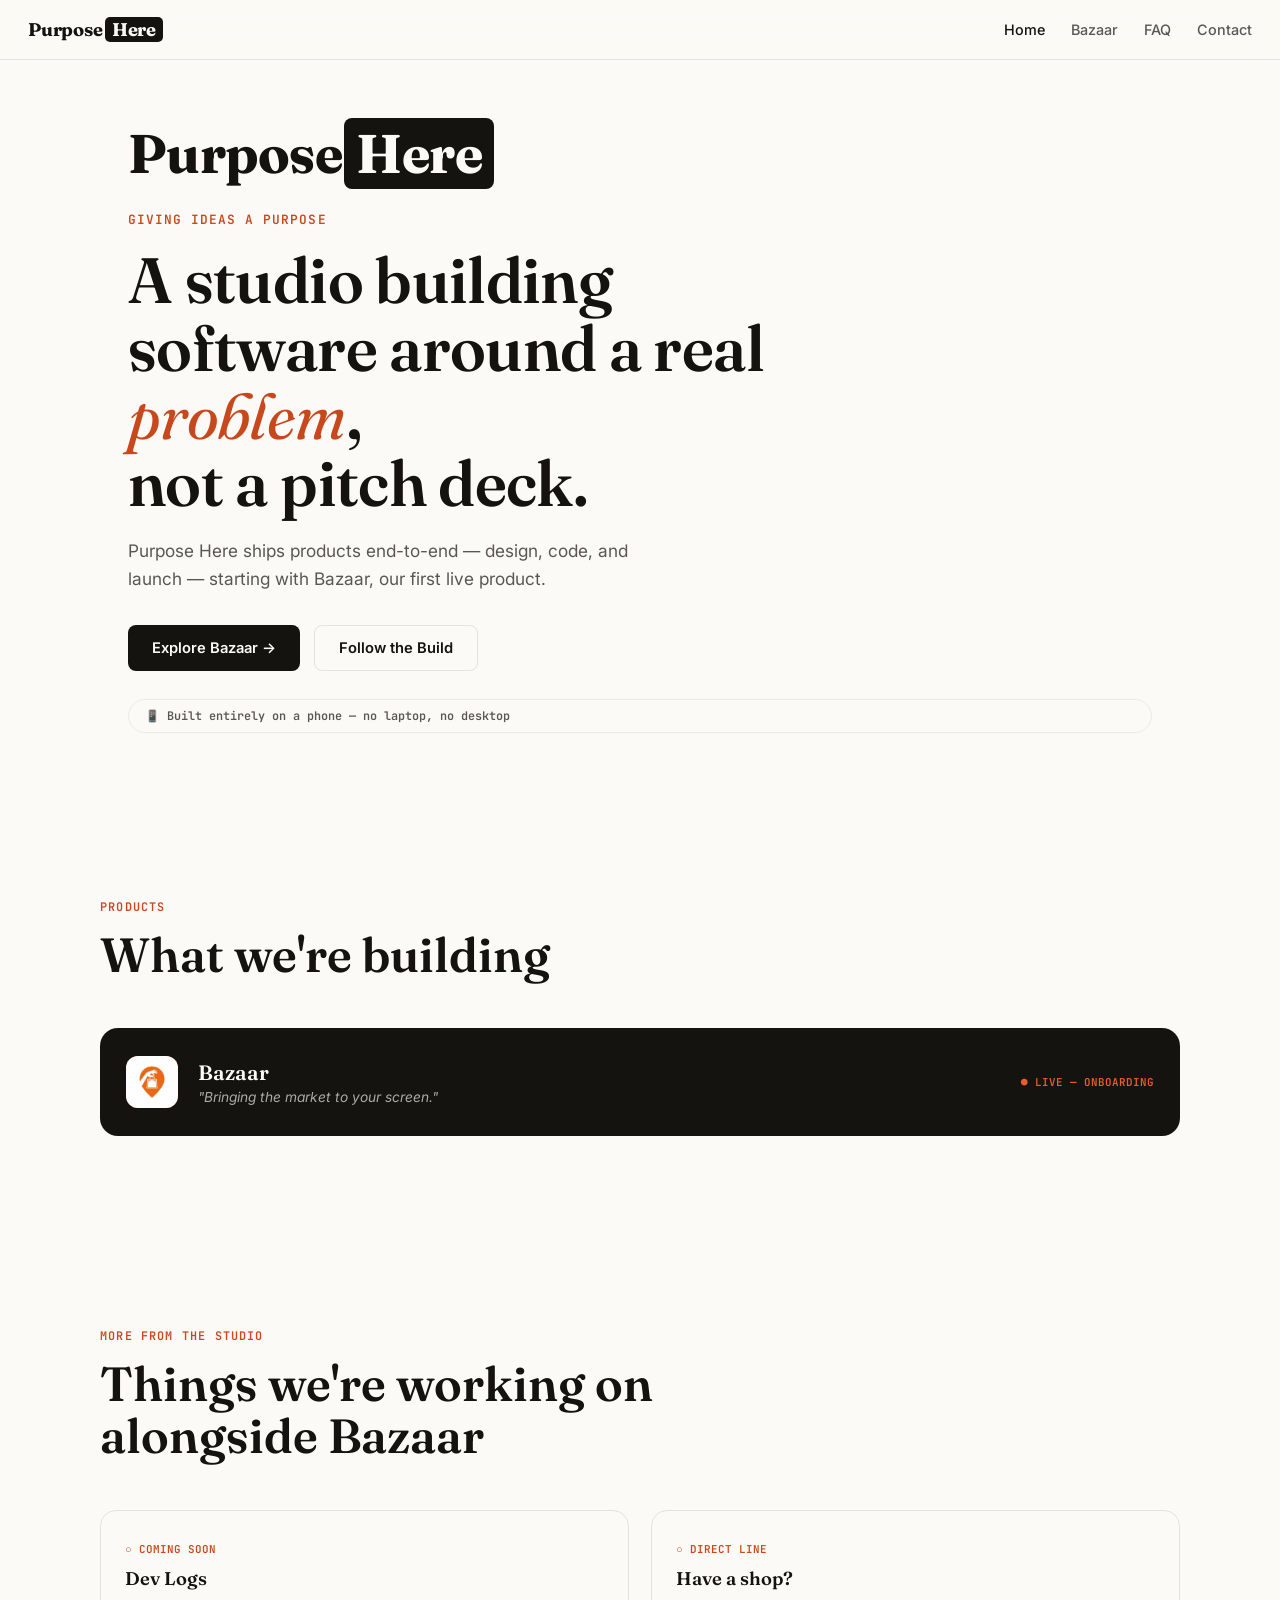
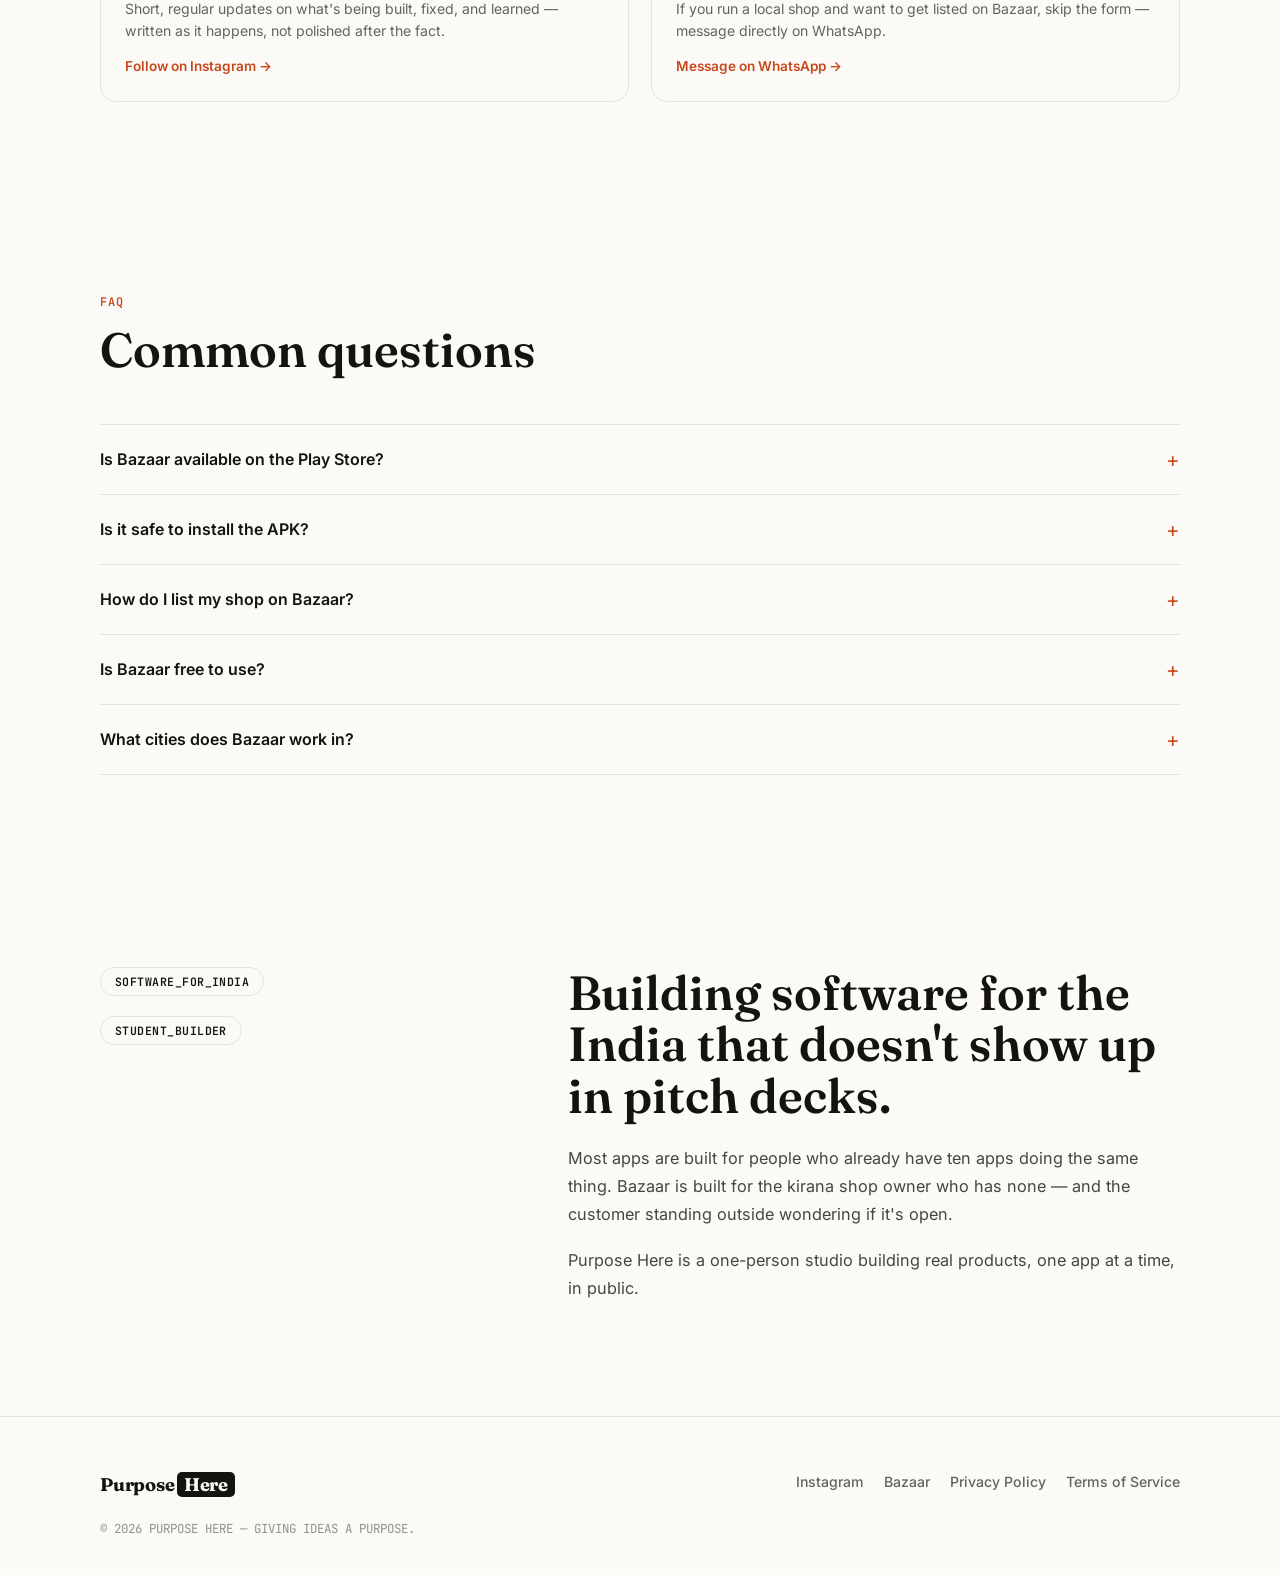
<file: index.html>
<!DOCTYPE html>
<html lang="en">
<head>
<meta charset="UTF-8">
<meta name="viewport" content="width=device-width, initial-scale=1.0">
<title>Purpose Here — Studio</title>
<link rel="icon" href="icon.png">
<link rel="manifest" href="manifest.json">
<meta name="theme-color" content="#E85D2C">
<link rel="apple-touch-icon" href="icon.png">
<meta name="description" content="Purpose Here — a one-person studio building real software, starting with Bazaar.">
<meta property="og:title" content="Purpose Here">
<meta property="og:description" content="A one-person studio building real software, starting with Bazaar — bringing the market to your screen.">
<link rel="preconnect" href="https://fonts.googleapis.com">
<link rel="preconnect" href="https://fonts.gstatic.com" crossorigin>
<link href="https://fonts.googleapis.com/css2?family=Fraunces:opsz,wght@9..144,400..900&family=Inter:wght@400;500;600;700&family=JetBrains+Mono:wght@400;500;600&display=swap" rel="stylesheet">
<link rel="stylesheet" href="styles.css">
<style>
  .hero{
    min-height:auto; display:flex; flex-direction:column; justify-content:center;
    padding:120px 28px 70px; max-width:1080px; margin:0 auto; position:relative;
  }
  .hero-banner{
    font-family:'Fraunces',serif; font-weight:700; font-size:clamp(2.2rem,6vw,3.4rem);
    margin-bottom:24px; letter-spacing:-0.01em;
  }
  .hero-banner .p2{ padding:2px 12px; border-radius:8px; }
  .ph-tagline{
    font-family:'JetBrains Mono',monospace; font-size:0.8rem; font-weight:600;
    color:var(--orange-deep); text-transform:uppercase; letter-spacing:0.08em; margin-bottom:18px;
  }
  .hero h1{
    font-family:'Fraunces', serif; font-weight:600;
    font-size:clamp(2.2rem, 5.4vw, 4rem); line-height:1.06; letter-spacing:-0.01em; max-width:740px;
  }
  .hero h1 em{ font-style:italic; font-weight:400; color:var(--orange-deep); }
  .hero p.sub{ margin-top:20px; font-size:1.08rem; line-height:1.6; max-width:520px; opacity:0.7; }
  .hero-cta{margin-top:32px; display:flex; gap:14px; flex-wrap:wrap;}

  .device-badge{
    display:inline-flex; align-items:center; gap:8px; margin-top:28px;
    font-family:'JetBrains Mono',monospace; font-size:0.74rem; font-weight:600;
    border:1px solid var(--line); border-radius:100px; padding:8px 16px; opacity:0.7;
  }

  /* Products grid */
  .product-card{
    display:grid; grid-template-columns:auto 1fr auto; align-items:center; gap:20px;
    background:var(--ink); color:var(--paper); border-radius:18px; padding:28px 26px;
    transition:transform .2s, box-shadow .2s;
  }
  .product-card:hover{ transform:translateY(-3px); box-shadow:0 18px 40px rgba(0,0,0,0.22); }
  .product-icon{
    width:52px; height:52px; border-radius:12px; background:var(--orange);
    display:flex; align-items:center; justify-content:center; font-family:'Fraunces',serif;
    font-weight:700; font-size:1.3rem; flex-shrink:0;
  }
  .product-card h3{ font-family:'Fraunces',serif; font-size:1.3rem; font-weight:600; }
  .product-card .tagline{ font-size:0.86rem; opacity:0.65; margin-top:4px; font-style:italic; }
  .product-status{
    font-family:'JetBrains Mono',monospace; font-size:0.68rem; font-weight:600;
    color:var(--orange); white-space:nowrap;
  }
  @media (max-width:600px){
    .product-card{ grid-template-columns:auto 1fr; }
    .product-status{ grid-column:1 / -1; margin-top:6px; }
  }

  /* Teaser cards row */
  .teaser-grid{ display:grid; grid-template-columns:1fr 1fr; gap:22px; margin-top:48px; }
  @media (max-width:700px){ .teaser-grid{grid-template-columns:1fr;} }
  .teaser-card{
    border:1.5px solid var(--line); border-radius:16px; padding:26px 24px;
    transition:border-color .2s, transform .2s;
  }
  .teaser-card:hover{ border-color:var(--orange); transform:translateY(-2px); }
  .teaser-card .tlabel{ font-family:'JetBrains Mono',monospace; font-size:0.68rem; font-weight:600; color:var(--orange-deep); text-transform:uppercase; }
  .teaser-card h3{ font-family:'Fraunces',serif; font-size:1.15rem; font-weight:600; margin-top:10px; }
  .teaser-card p{ font-size:0.88rem; opacity:0.65; margin-top:8px; line-height:1.55; }
  .teaser-card .go{ display:inline-flex; align-items:center; gap:6px; margin-top:16px; font-size:0.85rem; font-weight:600; color:var(--orange-deep); }

  .story-section{display:grid; grid-template-columns:0.8fr 1.2fr; gap:60px; align-items:start;}
  @media (max-width:860px){ .story-section{grid-template-columns:1fr; gap:30px;} }
  .story-section p{font-size:1.02rem; line-height:1.72; opacity:0.78; margin-bottom:18px;}
  .story-tag{
    font-family:'JetBrains Mono',monospace; font-size:0.72rem; font-weight:600;
    border:1px solid var(--line); border-radius:100px; padding:6px 14px; display:inline-block; margin-bottom:10px;
  }
</style>
</head>
<body>

<nav>
  <a href="index.html" class="ph-banner"><span class="p1">Purpose</span><span class="p2">Here</span></a>
  <div class="navlinks">
    <a href="index.html" class="active">Home</a>
    <a href="bazaar.html">Bazaar</a>
    <a href="index.html#faq">FAQ</a>
    <a href="index.html#contact">Contact</a>
  </div>
</nav>

<section class="hero">
  <div class="hero-banner ph-banner"><span class="p1">Purpose</span><span class="p2">Here</span></div>
  <div class="ph-tagline">Giving Ideas a Purpose</div>
  <h1>A studio building<br>software around a real <em>problem</em>,<br>not a pitch deck.</h1>
  <p class="sub">Purpose Here ships products end-to-end — design, code, and launch — starting with Bazaar, our first live product.</p>
  <div class="hero-cta">
    <a href="bazaar.html" class="btn btn-primary">Explore Bazaar →</a>
    <a href="https://instagram.com/sachintiwari_here" class="btn btn-ghost">Follow the Build</a>
  </div>
  <div class="device-badge">📱 Built entirely on a phone — no laptop, no desktop</div>
</section>

<section id="products">
  <div class="wrap">
    <span class="label">PRODUCTS</span>
    <h2 class="title">What we're building</h2>

    <div style="margin-top:48px; display:flex; flex-direction:column; gap:18px;">
      <a href="bazaar.html" class="product-card">
        <div class="product-icon"><img src="icon.png" alt="Bazaar" style="width:100%; height:100%; object-fit:cover; border-radius:12px;"></div>
        <div>
          <h3>Bazaar</h3>
          <div class="tagline">"Bringing the market to your screen."</div>
        </div>
        <span class="product-status">● LIVE — ONBOARDING</span>
      </a>
    </div>
  </div>
</section>

<section id="more">
  <div class="wrap">
    <span class="label">MORE FROM THE STUDIO</span>
    <h2 class="title">Things we're working on alongside Bazaar</h2>

    <div class="teaser-grid">
      <div class="teaser-card">
        <span class="tlabel">○ COMING SOON</span>
        <h3>Dev Logs</h3>
        <p>Short, regular updates on what's being built, fixed, and learned — written as it happens, not polished after the fact.</p>
        <a href="https://instagram.com/sachintiwari_here" class="go">Follow on Instagram →</a>
      </div>
      <div class="teaser-card">
        <span class="tlabel">○ DIRECT LINE</span>
        <h3>Have a shop?</h3>
        <p>If you run a local shop and want to get listed on Bazaar, skip the form — message directly on WhatsApp.</p>
        <a href="https://wa.me/919910377585?text=Hi%2C%20I%20want%20to%20list%20my%20shop%20on%20Bazaar" class="go">Message on WhatsApp →</a>
      </div>
    </div>
  </div>
</section>

<section id="faq">
  <div class="wrap">
    <span class="label">FAQ</span>
    <h2 class="title">Common questions</h2>
    <div class="faq-list">
      <div class="faq-item">
        <div class="faq-q">Is Bazaar available on the Play Store?<span class="plus">+</span></div>
        <div class="faq-a"><p>Not yet. Bazaar is currently available as a direct APK download while we onboard our first shopkeepers and gather feedback. A Play Store release is planned for a later stage.</p></div>
      </div>
      <div class="faq-item">
        <div class="faq-q">Is it safe to install the APK?<span class="plus">+</span></div>
        <div class="faq-a"><p>Yes. Your phone may show an "unknown source" warning since it's outside the Play Store — this is normal for direct APK installs. You'll need to allow installation from this source once.</p></div>
      </div>
      <div class="faq-item">
        <div class="faq-q">How do I list my shop on Bazaar?<span class="plus">+</span></div>
        <div class="faq-a"><p>Message us directly on WhatsApp — link above. We're onboarding shopkeepers personally right now, so you'll be talking to a real person, not a form.</p></div>
      </div>
      <div class="faq-item">
        <div class="faq-q">Is Bazaar free to use?<span class="plus">+</span></div>
        <div class="faq-a"><p>Yes, Bazaar is free for customers to browse and order. We're still finalizing how the shop-owner side will work long-term.</p></div>
      </div>
      <div class="faq-item">
        <div class="faq-q">What cities does Bazaar work in?<span class="plus">+</span></div>
        <div class="faq-a"><p>Bazaar is starting hyperlocal — currently onboarding shops in Delhi as the first market before expanding further.</p></div>
      </div>
    </div>
  </div>
</section>

<section id="story">
  <div class="wrap story-section">
    <div>
      <span class="story-tag mono">SOFTWARE_FOR_INDIA</span><br>
      <span class="story-tag mono" style="margin-top:10px;">STUDENT_BUILDER</span>
    </div>
    <div>
      <h2 class="title" style="margin-bottom:22px;">Building software for the India that doesn't show up in pitch decks.</h2>
      <p>Most apps are built for people who already have ten apps doing the same thing. Bazaar is built for the kirana shop owner who has none — and the customer standing outside wondering if it's open.</p>
      <p>Purpose Here is a one-person studio building real products, one app at a time, in public.</p>
    </div>
  </div>
</section>

<footer id="contact">
  <div class="foot-grid">
    <a href="index.html" class="ph-banner"><span class="p1">Purpose</span><span class="p2">Here</span></a>
    <div class="foot-links">
      <a href="https://instagram.com/sachintiwari_here">Instagram</a>
      <a href="bazaar.html">Bazaar</a>
      <a href="privacy.html">Privacy Policy</a>
      <a href="terms.html">Terms of Service</a>
    </div>
  </div>
  <div class="copyright">© 2026 PURPOSE HERE — GIVING IDEAS A PURPOSE.</div>
</footer>

<script src="main.js"></script>
</body>
</html>
</file>
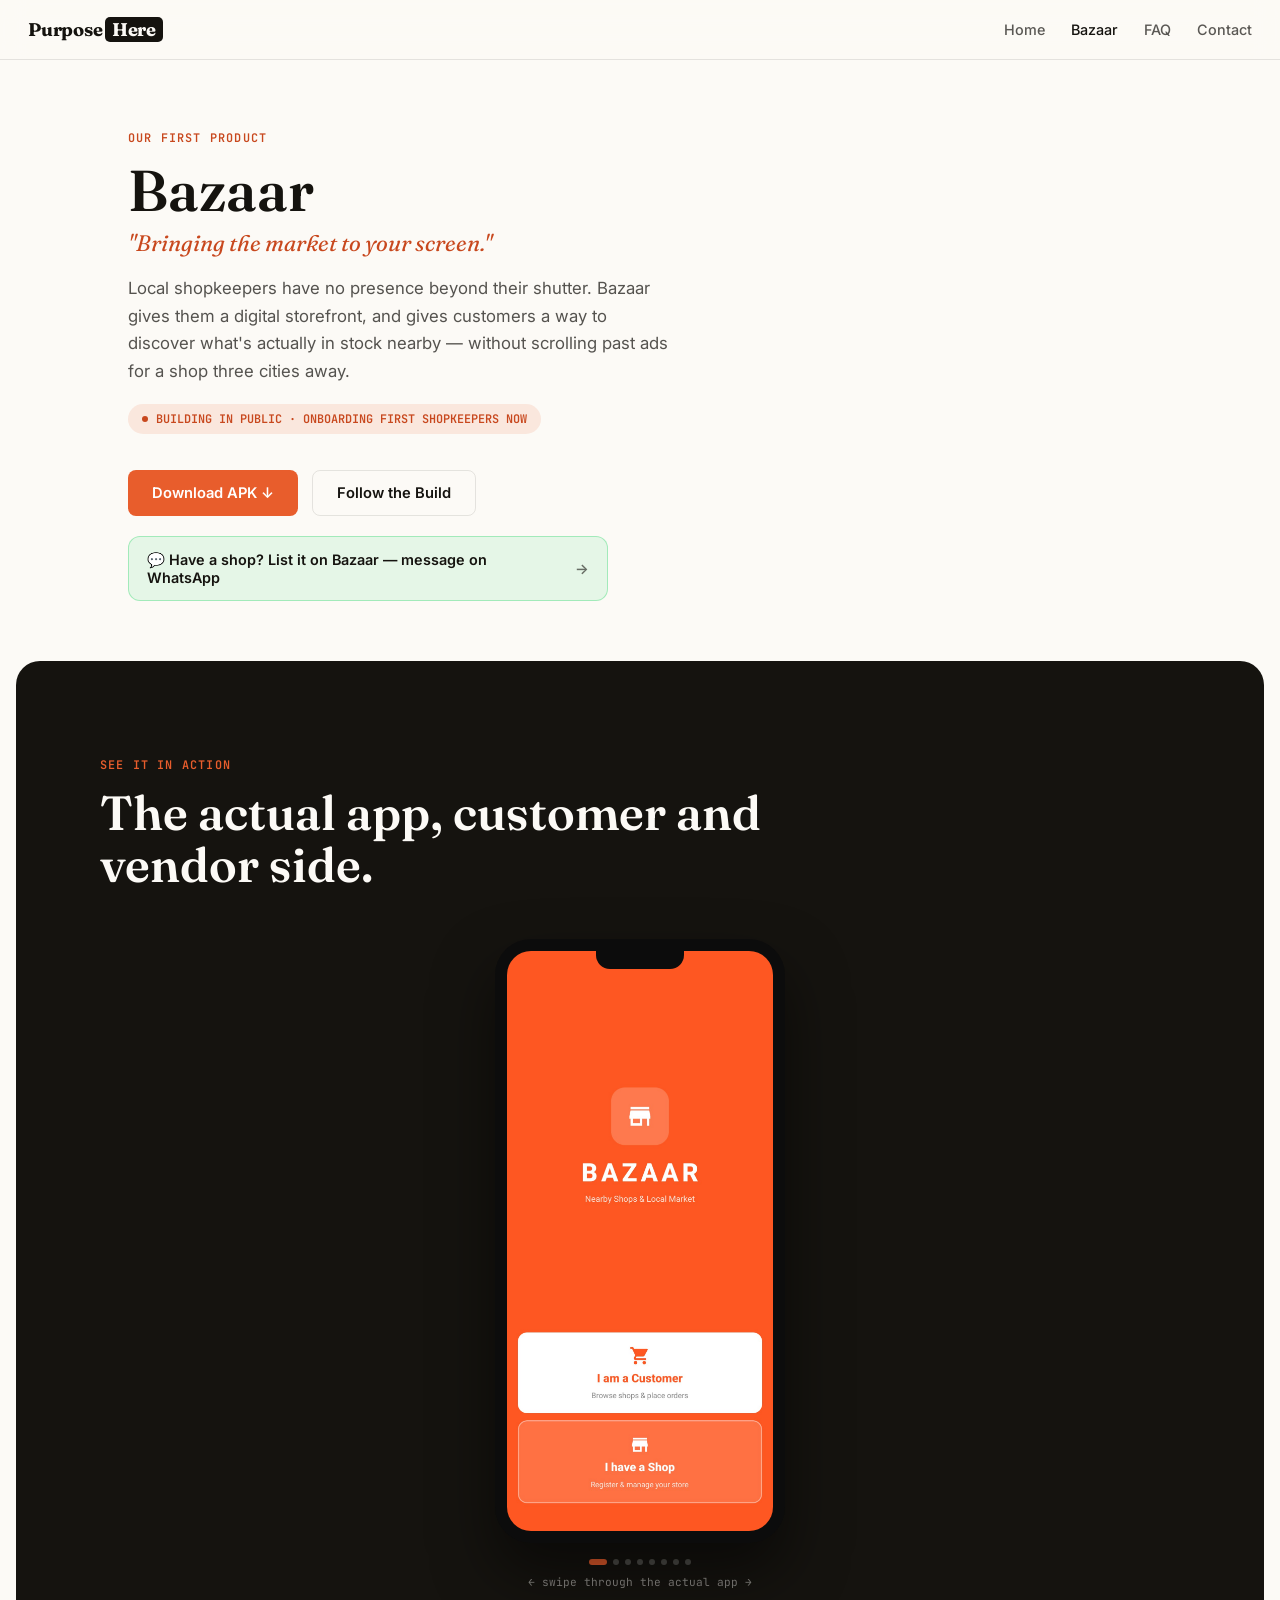
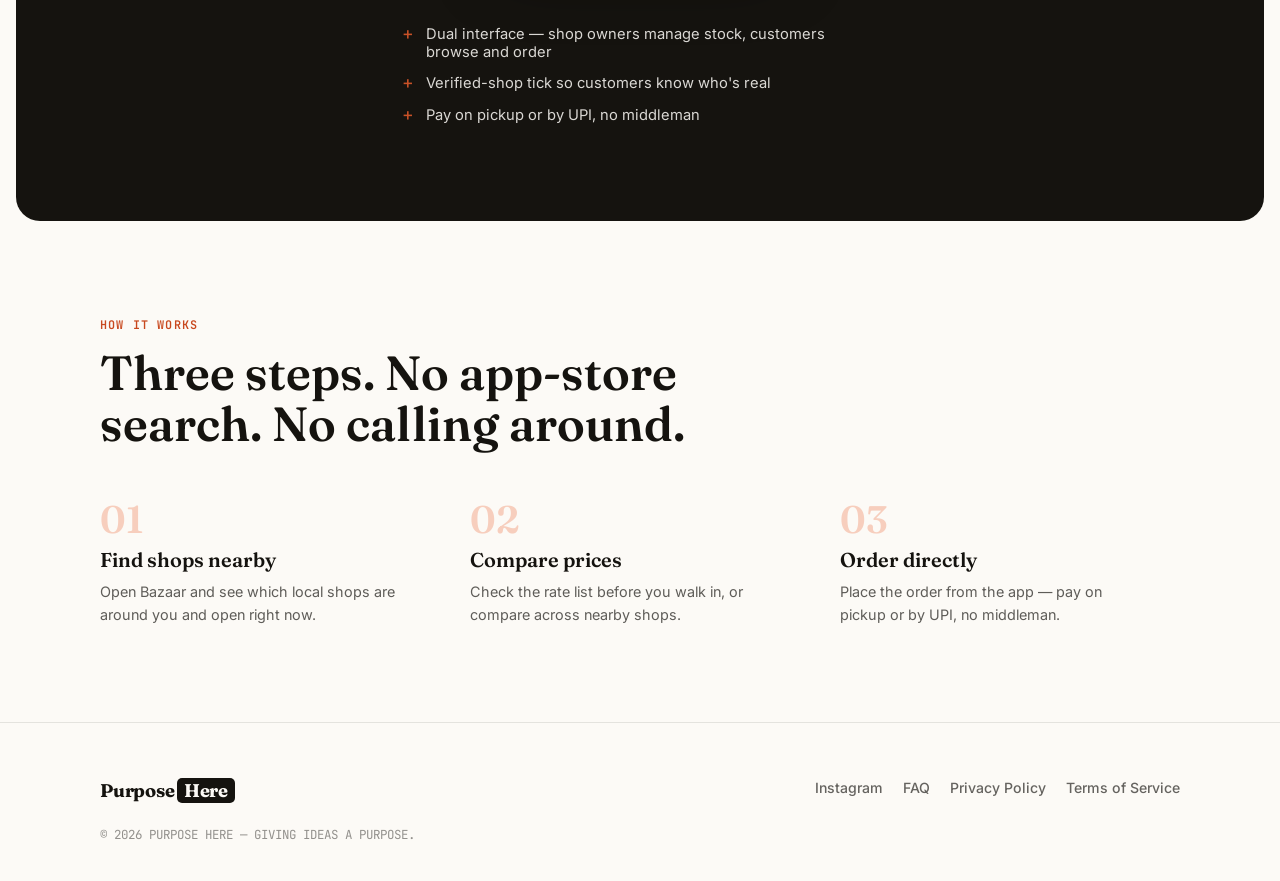
<file: bazaar.html>
<!DOCTYPE html>
<html lang="en">
<head>
<meta charset="UTF-8">
<meta name="viewport" content="width=device-width, initial-scale=1.0">
<title>Bazaar: Nearby Shops — Purpose Here</title>
<link rel="icon" href="icon.png">
<link rel="manifest" href="manifest.json">
<meta name="theme-color" content="#E85D2C">
<link rel="apple-touch-icon" href="icon.png">
<meta name="description" content="Bazaar — bringing the market to your screen. Discover nearby shops, compare prices, order directly.">
<meta property="og:title" content="Bazaar: Nearby Shops">
<meta property="og:description" content="Bringing the market to your screen.">
<link rel="preconnect" href="https://fonts.googleapis.com">
<link rel="preconnect" href="https://fonts.gstatic.com" crossorigin>
<link href="https://fonts.googleapis.com/css2?family=Fraunces:opsz,wght@9..144,400..900&family=Inter:wght@400;500;600;700&family=JetBrains+Mono:wght@400;500;600&display=swap" rel="stylesheet">
<link rel="stylesheet" href="styles.css">
<style>
  .bz-hero{
    padding:130px 28px 60px; max-width:1080px; margin:0 auto;
  }
  .bz-tagline{
    font-family:'Fraunces',serif; font-style:italic; font-size:1.4rem; font-weight:400;
    color:var(--orange-deep); margin-top:8px; margin-bottom:18px;
  }
  .bz-hero h1{
    font-family:'Fraunces',serif; font-weight:600; font-size:clamp(2.2rem,5.4vw,3.6rem);
    line-height:1.06; max-width:680px;
  }
  .bz-hero p.sub{ margin-top:18px; font-size:1.05rem; line-height:1.65; max-width:540px; opacity:0.72; }

  .status-pill{
    display:inline-flex; align-items:center; gap:8px;
    font-family:'JetBrains Mono',monospace; font-size:0.74rem; font-weight:600;
    background:rgba(232,93,44,0.12); color:var(--orange-deep);
    padding:7px 14px; border-radius:100px; margin-top:18px; margin-bottom:8px;
  }
  .status-pill .dot{width:6px;height:6px;border-radius:50%;background:var(--orange-deep); animation:pulse 1.8s infinite;}
  @keyframes pulse{0%,100%{opacity:1;}50%{opacity:0.3;}}

  .bz-cta{ margin-top:28px; display:flex; gap:14px; flex-wrap:wrap; }
  .shopkeeper-cta{
    display:inline-flex; align-items:center; gap:12px; margin-top:20px;
    background:rgba(37,211,102,0.1); border:1.5px solid rgba(37,211,102,0.35);
    border-radius:12px; padding:14px 18px; font-size:0.9rem; font-weight:600;
    color:var(--ink); transition:background .2s, transform .2s; max-width:480px;
  }
  .shopkeeper-cta:hover{ background:rgba(37,211,102,0.18); transform:translateY(-2px); }
  .shopkeeper-cta .arrow{ margin-left:auto; opacity:0.6; }

  /* Carousel section - dark band */
  .carousel-section{ background:var(--ink); color:var(--paper); border-radius:24px; margin:0 16px; }
  .carousel-section .label{ color:var(--orange); }
  .phone-carousel{ width:290px; margin:48px auto 0; }
  .phone-frame{
    background:#0c0c0c; border-radius:36px; padding:12px;
    box-shadow:0 30px 60px rgba(0,0,0,0.5); position:relative;
  }
  .phone-notch{
    position:absolute; top:12px; left:50%; transform:translateX(-50%);
    width:88px; height:18px; background:#0c0c0c; border-radius:0 0 14px 14px; z-index:2;
  }
  .carousel-track{
    display:flex; overflow-x:auto; scroll-snap-type:x mandatory;
    border-radius:24px; -webkit-overflow-scrolling:touch; scrollbar-width:none;
  }
  .carousel-track::-webkit-scrollbar{ display:none; }
  .carousel-track img{
    width:100%; flex:0 0 100%; scroll-snap-align:center;
    display:block; height:580px; object-fit:cover; object-position:top; background:#fff;
  }
  .carousel-dots{ display:flex; justify-content:center; gap:6px; margin-top:16px; }
  .carousel-dots span{ width:6px; height:6px; border-radius:50%; background:rgba(252,250,246,0.25); transition:background .2s, width .2s; }
  .carousel-dots span.active{ background:var(--orange); width:18px; border-radius:4px; }
  .carousel-hint{ text-align:center; font-family:'JetBrains Mono',monospace; font-size:0.7rem; opacity:0.4; margin-top:10px; }

  .feature-list{ display:flex; flex-direction:column; gap:13px; margin-top:36px; max-width:480px; margin-left:auto; margin-right:auto; }
  .feature-list div{ display:flex; gap:11px; align-items:flex-start; font-size:0.92rem; opacity:0.85; }
  .feature-list .tick{ color:var(--orange); font-weight:700; }

  /* How it works */
  .how-grid{ display:grid; grid-template-columns:repeat(3,1fr); gap:30px; margin-top:50px; }
  @media (max-width:860px){ .how-grid{grid-template-columns:1fr; gap:36px;} }
  .how-num{ font-family:'Fraunces',serif; font-size:2.4rem; font-weight:600; color:rgba(232,93,44,0.28); display:block; line-height:1; }
  .how-step h3{ font-family:'Fraunces',serif; font-size:1.25rem; font-weight:600; margin-top:8px; }
  .how-step p{ font-size:0.9rem; opacity:0.68; margin-top:8px; line-height:1.6; max-width:300px; }
</style>
</head>
<body>

<nav>
  <a href="index.html" class="ph-banner"><span class="p1">Purpose</span><span class="p2">Here</span></a>
  <div class="navlinks">
    <a href="index.html">Home</a>
    <a href="bazaar.html" class="active">Bazaar</a>
    <a href="index.html#faq">FAQ</a>
    <a href="index.html#contact">Contact</a>
  </div>
</nav>

<div class="bz-hero">
  <span class="label">OUR FIRST PRODUCT</span>
  <h1>Bazaar</h1>
  <div class="bz-tagline">"Bringing the market to your screen."</div>
  <p class="sub">Local shopkeepers have no presence beyond their shutter. Bazaar gives them a digital storefront, and gives customers a way to discover what's actually in stock nearby — without scrolling past ads for a shop three cities away.</p>

  <div class="status-pill"><span class="dot"></span>BUILDING IN PUBLIC · ONBOARDING FIRST SHOPKEEPERS NOW</div>

  <div class="bz-cta">
    <a href="https://drive.google.com/uc?export=download&id=1cqMkyef087T2KyIrzPQ7swjCarUPVy2G" class="btn btn-orange">Download APK ↓</a>
    <a href="https://instagram.com/sachintiwari_here" class="btn btn-ghost">Follow the Build</a>
  </div>

  <a href="https://wa.me/919910377585?text=Hi%2C%20I%20want%20to%20list%20my%20shop%20on%20Bazaar" class="shopkeeper-cta">
    <span>💬 Have a shop? List it on Bazaar — message on WhatsApp</span>
    <span class="arrow">→</span>
  </a>
</div>

<section class="carousel-section">
  <div class="wrap">
    <span class="label">SEE IT IN ACTION</span>
    <h2 class="title">The actual app, customer and vendor side.</h2>

    <div class="phone-carousel" aria-label="Bazaar app screenshots">
      <div class="phone-frame">
        <div class="phone-notch"></div>
        <div class="carousel-track" id="carouselTrack">
          <img src="screenshots/1000027518.png" alt="Bazaar onboarding screen — choose Customer or Shop">
          <img src="screenshots/1000027519.png" alt="Bazaar home screen — nearby shops list">
          <img src="screenshots/1000027520.png" alt="Bazaar shop profile — rate list">
          <img src="screenshots/1000027530.png" alt="Bazaar order screen — cash on pickup or UPI">
          <img src="screenshots/1000027526.png" alt="Bazaar vendor dashboard">
          <img src="screenshots/1000027521.png" alt="Bazaar shop info — call and WhatsApp">
          <img src="screenshots/1000027527.png" alt="Bazaar vendor products screen">
          <img src="screenshots/1000027528.png" alt="Bazaar vendor incoming order">
        </div>
      </div>
      <div class="carousel-dots" id="carouselDots"></div>
      <p class="carousel-hint">← swipe through the actual app →</p>
    </div>

    <div class="feature-list">
      <div><span class="tick">＋</span> Dual interface — shop owners manage stock, customers browse and order</div>
      <div><span class="tick">＋</span> Verified-shop tick so customers know who's real</div>
      <div><span class="tick">＋</span> Pay on pickup or by UPI, no middleman</div>
    </div>
  </div>
</section>

<section id="how">
  <div class="wrap">
    <span class="label">HOW IT WORKS</span>
    <h2 class="title">Three steps. No app-store search. No calling around.</h2>
    <div class="how-grid">
      <div class="how-step">
        <span class="how-num">01</span>
        <h3>Find shops nearby</h3>
        <p>Open Bazaar and see which local shops are around you and open right now.</p>
      </div>
      <div class="how-step">
        <span class="how-num">02</span>
        <h3>Compare prices</h3>
        <p>Check the rate list before you walk in, or compare across nearby shops.</p>
      </div>
      <div class="how-step">
        <span class="how-num">03</span>
        <h3>Order directly</h3>
        <p>Place the order from the app — pay on pickup or by UPI, no middleman.</p>
      </div>
    </div>
  </div>
</section>

<footer id="contact">
  <div class="foot-grid">
    <a href="index.html" class="ph-banner"><span class="p1">Purpose</span><span class="p2">Here</span></a>
    <div class="foot-links">
      <a href="https://instagram.com/sachintiwari_here">Instagram</a>
      <a href="index.html#faq">FAQ</a>
      <a href="privacy.html">Privacy Policy</a>
      <a href="terms.html">Terms of Service</a>
    </div>
  </div>
  <div class="copyright">© 2026 PURPOSE HERE — GIVING IDEAS A PURPOSE.</div>
</footer>

<script src="main.js"></script>
</body>
</html>
</file>
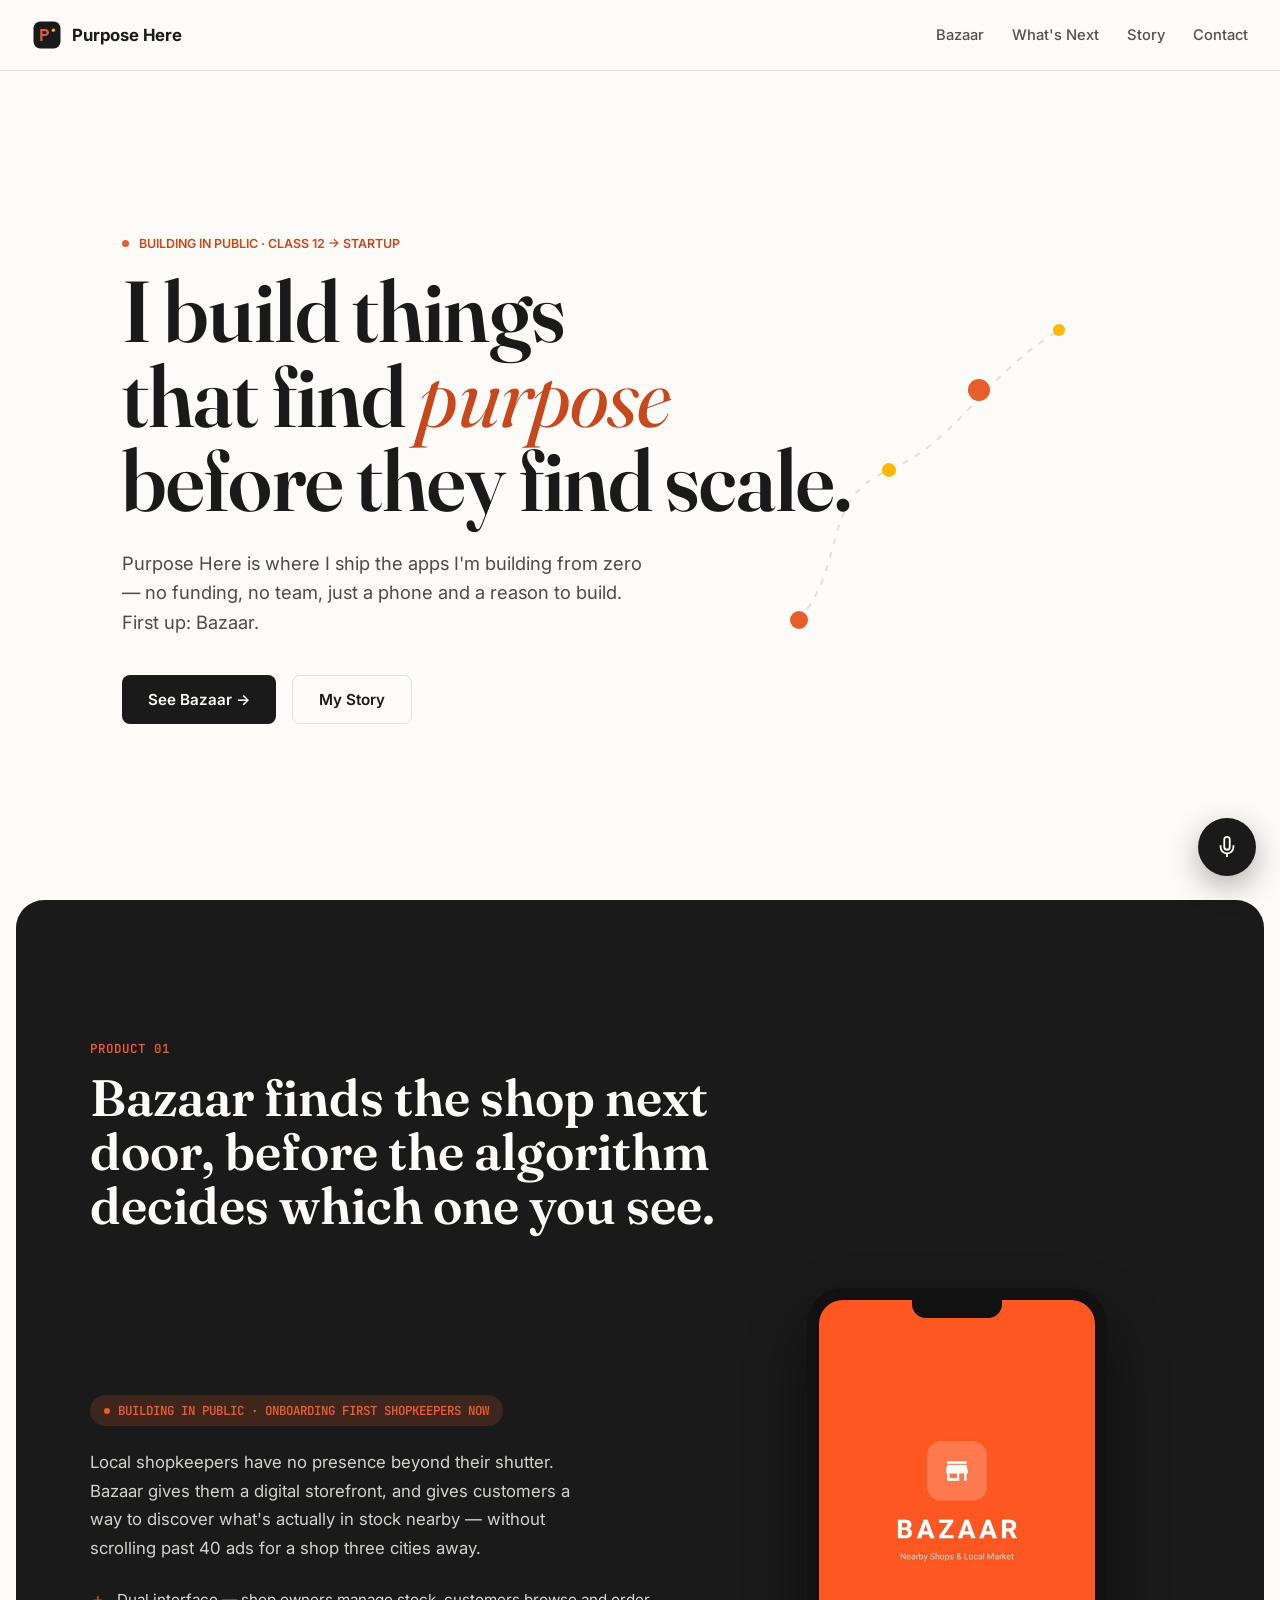
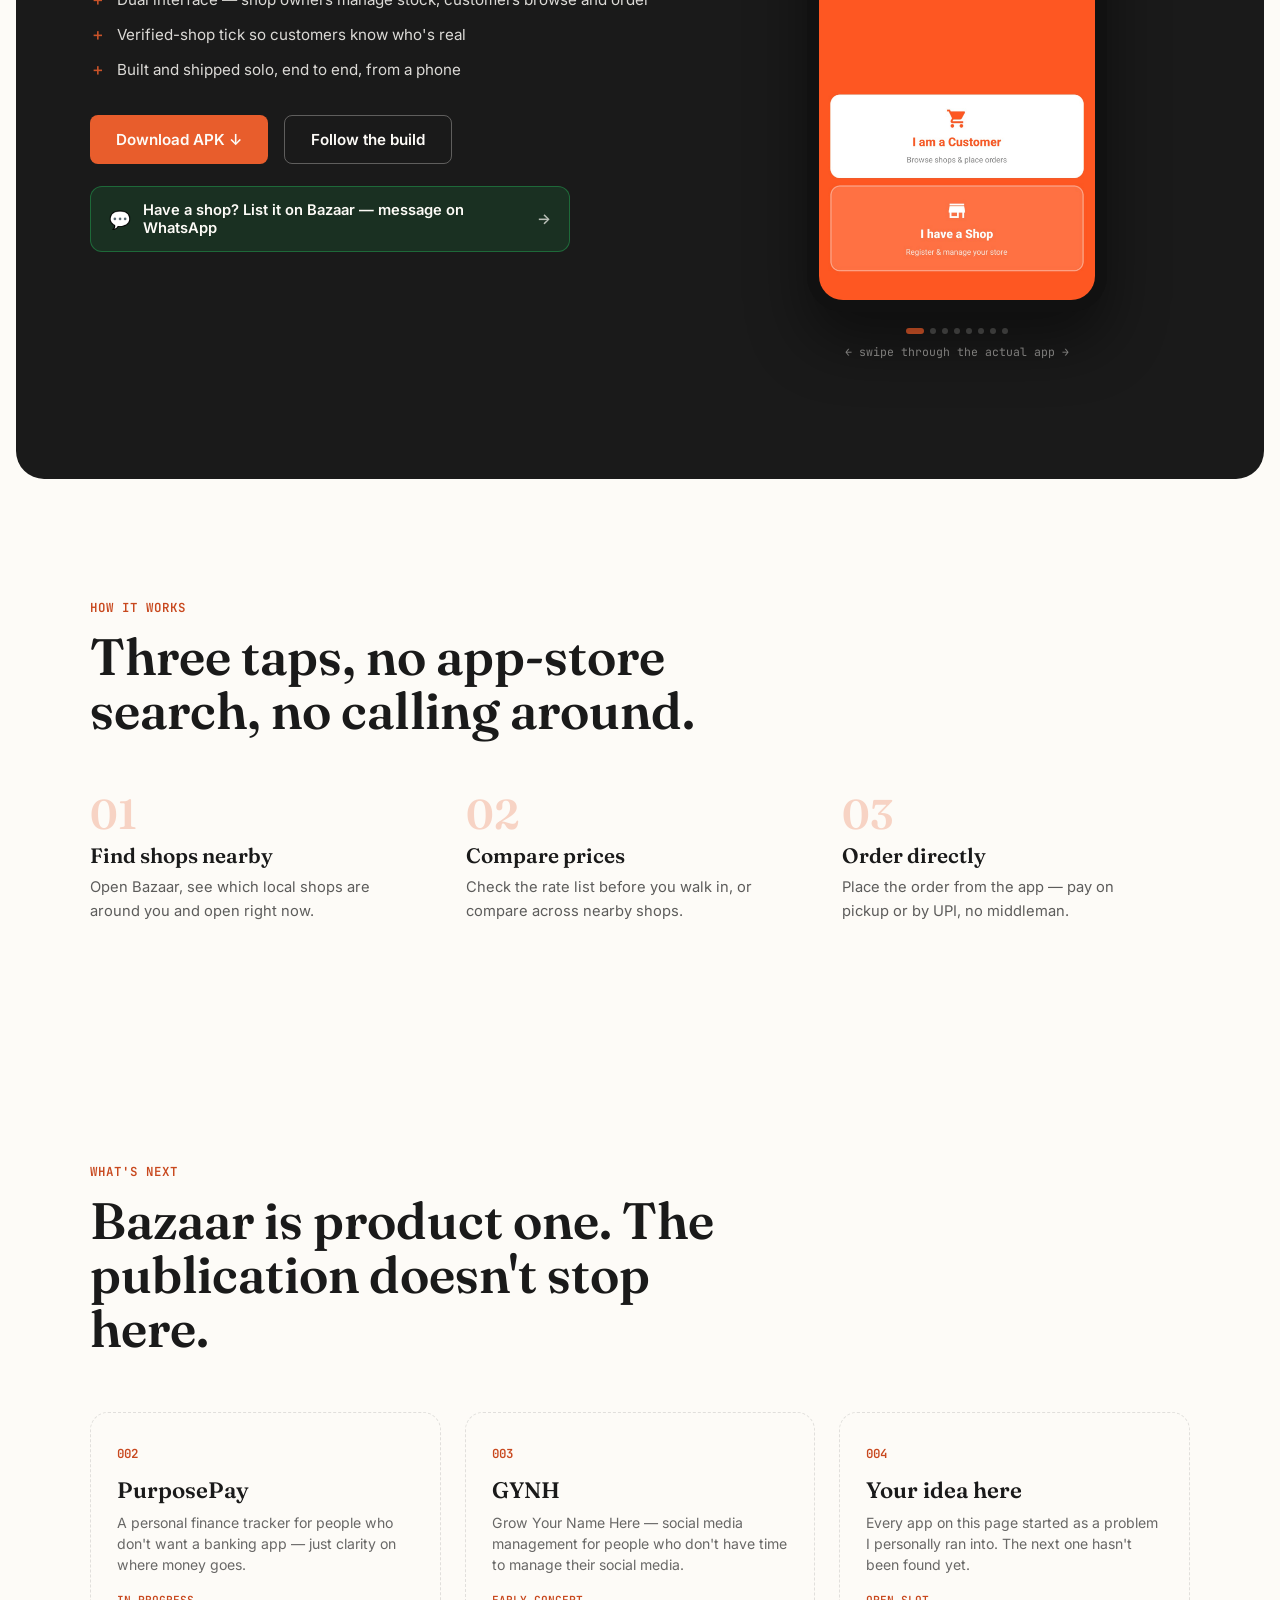
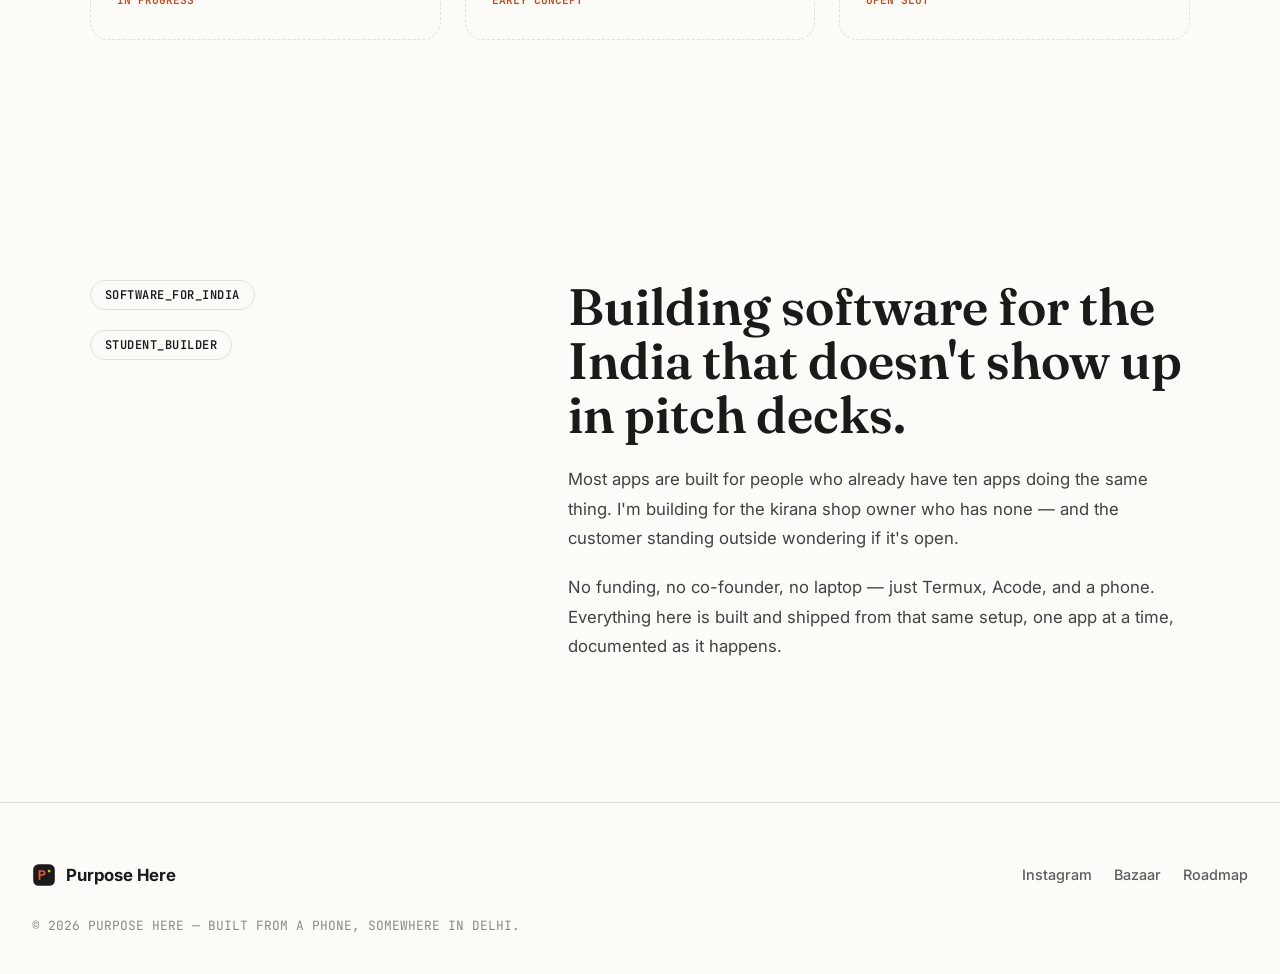
<file: index-1.html>
<!DOCTYPE html>
<html lang="en">
<head>
<meta charset="UTF-8">
<meta name="viewport" content="width=device-width, initial-scale=1.0">
<title>Purpose Here — Sachin Tiwari</title>
<link rel="icon" href="icon.png">
<link rel="manifest" href="manifest.json">
<meta name="theme-color" content="#E85D2C">
<link rel="apple-touch-icon" href="icon.png">
<link rel="preconnect" href="https://fonts.googleapis.com">
<link rel="preconnect" href="https://fonts.gstatic.com" crossorigin>
<link href="https://fonts.googleapis.com/css2?family=Fraunces:opsz,wght@9..144,400..900&family=Inter:wght@400;500;600;700&family=JetBrains+Mono:wght@400;500;600&display=swap" rel="stylesheet">
<style>
  :root{
    --orange:#E85D2C;
    --orange-deep:#C8481E;
    --ink:#1A1A1A;
    --paper:#FDFBF7;
    --charcoal:#2B2B2B;
    --gold:#FFB800;
    --line: rgba(26,26,26,0.12);
  }
  *{margin:0;padding:0;box-sizing:border-box;}
  html{scroll-behavior:smooth;}
  body{
    background:var(--paper);
    color:var(--ink);
    font-family:'Inter',sans-serif;
    overflow-x:hidden;
  }
  .mono{font-family:'JetBrains Mono',monospace; letter-spacing:0.04em;}
  .serif{font-family:'Fraunces',serif;}

  a{color:inherit; text-decoration:none;}
  img{max-width:100%; display:block;}

  /* ---------- NAV ---------- */
  nav{
    position:fixed; top:0; left:0; right:0; z-index:100;
    display:flex; justify-content:space-between; align-items:center;
    padding:20px 32px;
    background:rgba(253,251,247,0.85);
    backdrop-filter:blur(10px);
    border-bottom:1px solid var(--line);
  }
  .brand{display:flex; align-items:center; gap:10px; font-weight:700; font-size:1.05rem;}
  .brand img{width:30px; height:30px;}
  .navlinks{display:flex; gap:28px; font-size:0.92rem; font-weight:500;}
  .navlinks a{opacity:0.75; transition:opacity .2s;}
  .navlinks a:hover{opacity:1;}
  @media (max-width:640px){ .navlinks{display:none;} }

  /* ---------- HERO ---------- */
  .hero{
    min-height:100vh;
    display:flex; flex-direction:column; justify-content:center;
    padding:140px 32px 80px;
    position:relative;
    max-width:1100px; margin:0 auto;
  }
  .eyebrow{
    font-size:0.78rem; font-weight:600; color:var(--orange-deep);
    text-transform:uppercase; margin-bottom:18px; display:flex; align-items:center; gap:10px;
  }
  .eyebrow .dot{width:7px;height:7px;border-radius:50%;background:var(--orange); animation:pulse 1.8s infinite;}
  @keyframes pulse{0%,100%{opacity:1;}50%{opacity:0.3;}}

  .hero h1{
    font-family:'Fraunces', serif;
    font-weight:600;
    font-size:clamp(2.6rem, 7vw, 5.4rem);
    line-height:0.98;
    letter-spacing:-0.01em;
    max-width:880px;
  }
  .hero h1 em{
    font-style:italic; font-weight:400; color:var(--orange-deep);
  }
  .hero p.sub{
    margin-top:26px; font-size:1.15rem; line-height:1.6; max-width:540px; opacity:0.78;
  }
  .hero-cta{margin-top:38px; display:flex; gap:16px; flex-wrap:wrap;}
  .btn{
    padding:14px 26px; border-radius:8px; font-weight:600; font-size:0.95rem;
    display:inline-flex; align-items:center; gap:8px;
    transition:transform .2s ease, box-shadow .2s ease;
  }
  .btn-primary{background:var(--ink); color:var(--paper);}
  .btn-primary:hover{transform:translateY(-2px); box-shadow:0 8px 20px rgba(0,0,0,0.18);}
  .btn-ghost{border:1.5px solid var(--line); color:var(--ink);}
  .btn-ghost:hover{border-color:var(--ink); transform:translateY(-2px);}

  /* pin trail decoration */
  .pin-trail{
    position:absolute; right:0; top:50%; transform:translateY(-50%);
    width:42%; height:420px; pointer-events:none;
    display:none;
  }
  @media (min-width:900px){ .pin-trail{display:block;} }
  .pin-trail svg{width:100%; height:100%;}
  .pin-dot{ fill:var(--orange); }
  .pin-dot.alt{ fill:var(--gold); }

  /* ---------- SECTION SHELL ---------- */
  section{padding:120px 32px;}
  .wrap{max-width:1100px; margin:0 auto;}
  .label{
    font-family:'JetBrains Mono', monospace;
    font-size:0.78rem; font-weight:600; text-transform:uppercase;
    letter-spacing:0.08em; color:var(--orange-deep); margin-bottom:14px; display:block;
  }
  h2.title{
    font-family:'Fraunces', serif; font-weight:600;
    font-size:clamp(2rem, 4.5vw, 3.2rem); line-height:1.05; max-width:680px;
  }

  /* ---------- BAZAAR SECTION ---------- */
  .bazaar-section{ background:var(--ink); color:var(--paper); border-radius:28px; margin:0 16px; }
  .bazaar-section .wrap{padding-top:20px;}
  .bazaar-section .label{color:var(--orange);}
  .bazaar-grid{
    display:grid; grid-template-columns:1.1fr 0.9fr; gap:64px; align-items:center; margin-top:56px;
  }
  @media (max-width:860px){ .bazaar-grid{grid-template-columns:1fr;} }

  .bazaar-copy p{font-size:1.05rem; line-height:1.7; opacity:0.82; max-width:480px; margin-bottom:28px;}
  .status-pill{
    display:inline-flex; align-items:center; gap:8px;
    font-family:'JetBrains Mono',monospace; font-size:0.78rem; font-weight:600;
    background:rgba(232,93,44,0.18); color:var(--orange);
    padding:7px 14px; border-radius:100px; margin-bottom:22px;
  }
  .status-pill .dot{width:6px;height:6px;border-radius:50%;background:var(--orange);}

  .feature-list{display:flex; flex-direction:column; gap:14px; margin-top:8px;}
  .feature-list div{display:flex; gap:12px; align-items:flex-start; font-size:0.95rem; opacity:0.85;}
  .feature-list .tick{color:var(--orange); font-weight:700;}

  .shopkeeper-cta{
    display:flex; align-items:center; gap:12px; margin-top:22px;
    background:rgba(37,211,102,0.12); border:1.5px solid rgba(37,211,102,0.35);
    border-radius:12px; padding:14px 18px; font-size:0.92rem; font-weight:600;
    color:var(--paper); transition:background .2s, transform .2s; max-width:480px;
  }
  .shopkeeper-cta:hover{ background:rgba(37,211,102,0.2); transform:translateY(-2px); }
  .shopkeeper-cta .wa-icon{ font-size:1.1rem; }
  .shopkeeper-cta .arrow{ margin-left:auto; opacity:0.7; }

  .phone-carousel{ width:300px; margin:0 auto; }
  .phone-frame{
    background:#111; border-radius:36px; padding:12px;
    box-shadow:0 30px 60px rgba(0,0,0,0.45); position:relative;
  }
  .phone-notch{
    position:absolute; top:12px; left:50%; transform:translateX(-50%);
    width:90px; height:18px; background:#111; border-radius:0 0 14px 14px; z-index:2;
  }
  .carousel-track{
    display:flex; overflow-x:auto; scroll-snap-type:x mandatory;
    border-radius:24px; -webkit-overflow-scrolling:touch;
    scrollbar-width:none;
  }
  .carousel-track::-webkit-scrollbar{ display:none; }
  .carousel-track img{
    width:100%; flex:0 0 100%; scroll-snap-align:center;
    display:block; height:600px; object-fit:cover; object-position:top;
    background:#fff;
  }
  .carousel-dots{
    display:flex; justify-content:center; gap:6px; margin-top:16px;
  }
  .carousel-dots span{
    width:6px; height:6px; border-radius:50%; background:rgba(253,251,247,0.25);
    transition:background .2s, width .2s;
  }
  .carousel-dots span.active{ background:var(--orange); width:18px; border-radius:4px; }
  .carousel-hint{
    text-align:center; font-family:'JetBrains Mono',monospace; font-size:0.72rem;
    opacity:0.45; margin-top:10px; color:var(--paper);
  }

  /* ---------- HOW IT WORKS ---------- */
  .how-grid{
    display:grid; grid-template-columns:repeat(3,1fr); gap:28px; margin-top:56px;
  }
  @media (max-width:860px){ .how-grid{grid-template-columns:1fr; gap:36px;} }
  .how-step{ position:relative; padding-left:0; }
  .how-num{
    font-family:'Fraunces',serif; font-size:2.6rem; font-weight:600;
    color:rgba(232,93,44,0.25); display:block; line-height:1;
  }
  .how-step h3{
    font-family:'Fraunces',serif; font-size:1.3rem; font-weight:600; margin-top:8px;
  }
  .how-step p{ font-size:0.92rem; opacity:0.7; margin-top:8px; line-height:1.6; max-width:320px; }

  .future-grid{
    display:grid; grid-template-columns:repeat(3,1fr); gap:24px; margin-top:56px;
  }
  @media (max-width:860px){ .future-grid{grid-template-columns:1fr;} }
  .future-card{
    border:1.5px dashed var(--line); border-radius:18px; padding:32px 26px;
    min-height:220px; display:flex; flex-direction:column; justify-content:space-between;
    transition:border-color .2s, transform .2s;
  }
  .future-card:hover{border-color:var(--orange); transform:translateY(-4px);}
  .future-card .num{font-family:'JetBrains Mono',monospace; font-size:0.78rem; color:var(--orange-deep); font-weight:600;}
  .future-card h3{font-family:'Fraunces',serif; font-size:1.4rem; margin-top:14px; font-weight:600;}
  .future-card p{font-size:0.88rem; opacity:0.65; margin-top:8px; line-height:1.5;}
  .future-card .soon{
    margin-top:18px; font-family:'JetBrains Mono',monospace; font-size:0.7rem; font-weight:600;
    color:var(--orange-deep); text-transform:uppercase;
  }

  /* ---------- STORY ---------- */
  .story-section{display:grid; grid-template-columns:0.8fr 1.2fr; gap:64px; align-items:start;}
  @media (max-width:860px){ .story-section{grid-template-columns:1fr; gap:32px;} }
  .story-section p{font-size:1.05rem; line-height:1.75; opacity:0.82; margin-bottom:20px;}
  .story-tag{
    font-family:'JetBrains Mono',monospace; font-size:0.75rem; font-weight:600;
    border:1px solid var(--line); border-radius:100px; padding:6px 14px; display:inline-block; margin-bottom:10px;
  }

  /* ---------- FOOTER ---------- */
  footer{
    padding:60px 32px 40px; border-top:1px solid var(--line);
    display:flex; justify-content:space-between; align-items:center; flex-wrap:wrap; gap:20px;
  }
  footer .brand img{width:24px;height:24px;}
  .foot-links{display:flex; gap:22px; font-size:0.9rem; font-weight:500;}
  .foot-links a{opacity:0.7; transition:opacity .2s;}
  .foot-links a:hover{opacity:1; color:var(--orange-deep);}
  .copyright{font-size:0.8rem; opacity:0.5; width:100%; margin-top:10px; font-family:'JetBrains Mono',monospace;}

  /* ---------- TECH SHOWCASE ---------- */
  .tech-section{ perspective:1200px; }
  .tech-grid{
    display:grid; grid-template-columns:repeat(3,1fr); gap:22px; margin-top:56px;
  }
  @media (max-width:860px){ .tech-grid{grid-template-columns:1fr;} }
  .tech-card{
    background:var(--charcoal); color:var(--paper); border-radius:18px; padding:28px 24px;
    position:relative; overflow:hidden; min-height:200px;
    transform-style:preserve-3d; transition:transform .15s ease-out, box-shadow .25s ease;
    cursor:default;
  }
  .tech-card:hover{ box-shadow:0 24px 50px rgba(0,0,0,0.35); }
  .tech-card .glow{
    position:absolute; width:160px; height:160px; border-radius:50%;
    background:radial-gradient(circle, rgba(232,93,44,0.35), transparent 70%);
    top:-60px; right:-60px; pointer-events:none;
  }
  .tech-card .tag-live{
    font-family:'JetBrains Mono',monospace; font-size:0.65rem; font-weight:600;
    color:var(--orange); text-transform:uppercase; letter-spacing:0.06em;
  }
  .tech-card .tag-vision{
    font-family:'JetBrains Mono',monospace; font-size:0.65rem; font-weight:600;
    color:var(--gold); text-transform:uppercase; letter-spacing:0.06em;
  }
  .tech-card h3{font-family:'Fraunces',serif; font-size:1.3rem; margin-top:12px; font-weight:600;}
  .tech-card p{font-size:0.86rem; opacity:0.7; margin-top:8px; line-height:1.55;}

  /* voice button */
  .voice-fab{
    position:fixed; bottom:24px; right:24px; z-index:90;
    width:58px; height:58px; border-radius:50%;
    background:var(--ink); color:var(--paper);
    display:flex; align-items:center; justify-content:center;
    border:none; cursor:pointer; box-shadow:0 10px 30px rgba(0,0,0,0.3);
    transition:transform .2s, background .2s;
  }
  .voice-fab:hover{ transform:scale(1.06); }
  .voice-fab.listening{ background:var(--orange); animation:listen-pulse 1s infinite; }
  @keyframes listen-pulse{ 0%,100%{box-shadow:0 0 0 0 rgba(232,93,44,0.5);} 50%{box-shadow:0 0 0 14px rgba(232,93,44,0);} }
  .voice-toast{
    position:fixed; bottom:92px; right:24px; z-index:90;
    background:var(--ink); color:var(--paper); font-family:'JetBrains Mono',monospace;
    font-size:0.78rem; padding:10px 16px; border-radius:10px; opacity:0; transform:translateY(8px);
    transition:opacity .25s, transform .25s; pointer-events:none; max-width:240px;
  }
  .voice-toast.show{ opacity:1; transform:translateY(0); }

  /* AR preview card */
  .ar-stage{
    perspective:900px; width:140px; height:140px; margin:0 auto 14px;
  }
  .ar-cube{
    width:100%; height:100%; position:relative; transform-style:preserve-3d;
    animation:ar-spin 7s linear infinite;
  }
  @keyframes ar-spin{ from{transform:rotateY(0) rotateX(8deg);} to{transform:rotateY(360deg) rotateX(8deg);} }
  .ar-face{
    position:absolute; width:140px; height:140px; border:1.5px solid rgba(232,93,44,0.5);
    background:rgba(232,93,44,0.08); border-radius:14px;
    display:flex; align-items:center; justify-content:center;
  }
  .ar-face:nth-child(1){ transform:translateZ(70px); }
  .ar-face:nth-child(2){ transform:rotateY(180deg) translateZ(70px); }
  .ar-face:nth-child(3){ transform:rotateY(90deg) translateZ(70px); }
  .ar-face:nth-child(4){ transform:rotateY(-90deg) translateZ(70px); }

  @media (prefers-reduced-motion: reduce){
    .ar-cube{ animation:none; }
    .tech-card{ transition:none; }
  }

  a:focus-visible, button:focus-visible{outline:2px solid var(--orange); outline-offset:3px;}

  @media (prefers-reduced-motion: reduce){
    .eyebrow .dot{animation:none;}
    *{transition:none !important;}
  }
</style>
</head>
<body>

<nav>
  <div class="brand">
    <svg width="30" height="30" viewBox="0 0 40 40" fill="none">
      <rect x="2" y="2" width="36" height="36" rx="9" fill="#1A1A1A"/>
      <path d="M11 28V12h6.2c3.4 0 5.4 1.8 5.4 4.7 0 2.9-2 4.7-5.4 4.7H14v6.6h-3z" fill="#E85D2C"/>
      <path d="M14 18.6h3c1.5 0 2.4-.7 2.4-2 0-1.2-.9-1.9-2.4-1.9h-3v3.9z" fill="#1A1A1A"/>
      <circle cx="28.5" cy="13.5" r="2.3" fill="#FFB800"/>
    </svg>
    Purpose Here
  </div>
  <div class="navlinks">
    <a href="#bazaar">Bazaar</a>
    <a href="#future">What's Next</a>
    <a href="#story">Story</a>
    <a href="#contact">Contact</a>
  </div>
</nav>

<!-- HERO -->
<section class="hero">
  <div class="eyebrow"><span class="dot"></span> BUILDING IN PUBLIC · CLASS 12 → STARTUP</div>
  <h1>I build things<br>that find <em>purpose</em><br>before they find scale.</h1>
  <p class="sub">Purpose Here is where I ship the apps I'm building from zero — no funding, no team, just a phone and a reason to build. First up: Bazaar.</p>
  <div class="hero-cta">
    <a href="#bazaar" class="btn btn-primary">See Bazaar →</a>
    <a href="#story" class="btn btn-ghost">My Story</a>
  </div>

  <div class="pin-trail" aria-hidden="true">
    <svg viewBox="0 0 400 420" fill="none">
      <path d="M40 380 C 90 320, 60 260, 130 230 C 200 200, 220 140, 300 90" stroke="#1A1A1A" stroke-opacity="0.12" stroke-width="2" stroke-dasharray="6 8"/>
      <circle class="pin-dot" cx="40" cy="380" r="9"/>
      <circle class="pin-dot alt" cx="130" cy="230" r="7"/>
      <circle class="pin-dot" cx="220" cy="150" r="11"/>
      <circle class="pin-dot alt" cx="300" cy="90" r="6"/>
    </svg>
  </div>
</section>

<!-- BAZAAR -->
<section class="bazaar-section" id="bazaar">
  <div class="wrap">
    <span class="label">PRODUCT 01</span>
    <h2 class="title">Bazaar finds the shop next door, before the algorithm decides which one you see.</h2>

    <div class="bazaar-grid">
      <div class="bazaar-copy">
        <span class="status-pill"><span class="dot"></span>BUILDING IN PUBLIC · ONBOARDING FIRST SHOPKEEPERS NOW</span>
        <p>Local shopkeepers have no presence beyond their shutter. Bazaar gives them a digital storefront, and gives customers a way to discover what's actually in stock nearby — without scrolling past 40 ads for a shop three cities away.</p>

        <div class="feature-list">
          <div><span class="tick">＋</span> Dual interface — shop owners manage stock, customers browse and order</div>
          <div><span class="tick">＋</span> Verified-shop tick so customers know who's real</div>
          <div><span class="tick">＋</span> Built and shipped solo, end to end, from a phone</div>
        </div>

        <div class="hero-cta" style="margin-top:34px;">
          <a href="https://drive.google.com/uc?export=download&id=1cqMkyef087T2KyIrzPQ7swjCarUPVy2G" class="btn btn-primary" style="background:var(--orange);">Download APK ↓</a>
          <a href="https://instagram.com/sachintiwari_here" class="btn btn-ghost" style="border-color:rgba(253,251,247,0.3); color:var(--paper);">Follow the build</a>
        </div>

        <a href="https://wa.me/919910377585?text=Hi%2C%20I%20want%20to%20list%20my%20shop%20on%20Bazaar" class="shopkeeper-cta">
          <span class="wa-icon">💬</span>
          <span>Have a shop? List it on Bazaar — message on WhatsApp</span>
          <span class="arrow">→</span>
        </a>
      </div>

      <div class="phone-carousel" aria-label="Bazaar app screenshots">
        <div class="phone-frame">
          <div class="phone-notch"></div>
          <div class="carousel-track" id="carouselTrack">
            <img src="screenshots/1000027518.png" alt="Bazaar onboarding screen — choose Customer or Shop">
            <img src="screenshots/1000027519.png" alt="Bazaar home screen — nearby shops list">
            <img src="screenshots/1000027520.png" alt="Bazaar shop profile — rate list">
            <img src="screenshots/1000027530.png" alt="Bazaar order screen — cash on pickup or UPI">
            <img src="screenshots/1000027526.png" alt="Bazaar vendor dashboard">
            <img src="screenshots/1000027521.png" alt="Bazaar shop info — call and WhatsApp">
            <img src="screenshots/1000027527.png" alt="Bazaar vendor products screen">
            <img src="screenshots/1000027528.png" alt="Bazaar vendor incoming order">
          </div>
        </div>
        <div class="carousel-dots" id="carouselDots"></div>
        <p class="carousel-hint">← swipe through the actual app →</p>
      </div>
    </div>
  </div>
</section>

<!-- HOW IT WORKS -->
<section id="how">
  <div class="wrap">
    <span class="label">HOW IT WORKS</span>
    <h2 class="title">Three taps, no app-store search, no calling around.</h2>

    <div class="how-grid">
      <div class="how-step">
        <span class="how-num">01</span>
        <h3>Find shops nearby</h3>
        <p>Open Bazaar, see which local shops are around you and open right now.</p>
      </div>
      <div class="how-step">
        <span class="how-num">02</span>
        <h3>Compare prices</h3>
        <p>Check the rate list before you walk in, or compare across nearby shops.</p>
      </div>
      <div class="how-step">
        <span class="how-num">03</span>
        <h3>Order directly</h3>
        <p>Place the order from the app — pay on pickup or by UPI, no middleman.</p>
      </div>
    </div>
  </div>
</section>



<!-- FUTURE -->
<section id="future">
  <div class="wrap">
    <span class="label">WHAT'S NEXT</span>
    <h2 class="title">Bazaar is product one. The publication doesn't stop here.</h2>

    <div class="future-grid">
      <div class="future-card">
        <span class="num">002</span>
        <div>
          <h3>PurposePay</h3>
          <p>A personal finance tracker for people who don't want a banking app — just clarity on where money goes.</p>
        </div>
        <span class="soon">In progress</span>
      </div>
      <div class="future-card">
        <span class="num">003</span>
        <div>
          <h3>GYNH</h3>
          <p>Grow Your Name Here — social media management for people who don't have time to manage their social media.</p>
        </div>
        <span class="soon">Early concept</span>
      </div>
      <div class="future-card">
        <span class="num">004</span>
        <div>
          <h3>Your idea here</h3>
          <p>Every app on this page started as a problem I personally ran into. The next one hasn't been found yet.</p>
        </div>
        <span class="soon">Open slot</span>
      </div>
    </div>
  </div>
</section>

<!-- STORY -->
<section id="story">
  <div class="wrap story-section">
    <div>
      <span class="story-tag mono">SOFTWARE_FOR_INDIA</span><br>
      <span class="story-tag mono" style="margin-top:10px;">STUDENT_BUILDER</span>
    </div>
    <div>
      <h2 class="title" style="margin-bottom:24px;">Building software for the India that doesn't show up in pitch decks.</h2>
      <p>Most apps are built for people who already have ten apps doing the same thing. I'm building for the kirana shop owner who has none — and the customer standing outside wondering if it's open.</p>
      <p>No funding, no co-founder, no laptop — just Termux, Acode, and a phone. Everything here is built and shipped from that same setup, one app at a time, documented as it happens.</p>
    </div>
  </div>
</section>

<!-- FOOTER -->
<footer id="contact">
  <div class="brand">
    <svg width="24" height="24" viewBox="0 0 40 40" fill="none">
      <rect x="2" y="2" width="36" height="36" rx="9" fill="#1A1A1A"/>
      <path d="M11 28V12h6.2c3.4 0 5.4 1.8 5.4 4.7 0 2.9-2 4.7-5.4 4.7H14v6.6h-3z" fill="#E85D2C"/>
      <path d="M14 18.6h3c1.5 0 2.4-.7 2.4-2 0-1.2-.9-1.9-2.4-1.9h-3v3.9z" fill="#1A1A1A"/>
      <circle cx="28.5" cy="13.5" r="2.3" fill="#FFB800"/>
    </svg>
    Purpose Here
  </div>
  <div class="foot-links">
    <a href="https://instagram.com/sachintiwari_here">Instagram</a>
    <a href="#bazaar">Bazaar</a>
    <a href="#future">Roadmap</a>
  </div>
  <div class="copyright">© 2026 PURPOSE HERE — BUILT FROM A PHONE, SOMEWHERE IN DELHI.</div>
</footer>
<button class="voice-fab" id="voiceFab" aria-label="Voice navigation">
  <svg width="22" height="22" viewBox="0 0 24 24" fill="none" stroke="currentColor" stroke-width="2">
    <path d="M12 1a3 3 0 0 0-3 3v8a3 3 0 0 0 6 0V4a3 3 0 0 0-3-3z"/>
    <path d="M19 10v2a7 7 0 0 1-14 0v-2"/>
    <line x1="12" y1="19" x2="12" y2="23"/>
  </svg>
</button>
<div class="voice-toast" id="voiceToast"></div>

<script>
  // ---- Screenshot carousel: dots + active tracking ----
  const track = document.getElementById('carouselTrack');
  const dotsWrap = document.getElementById('carouselDots');
  if (track && dotsWrap) {
    const slides = track.querySelectorAll('img');
    slides.forEach((_, i) => {
      const dot = document.createElement('span');
      if (i === 0) dot.classList.add('active');
      dot.addEventListener('click', () => {
        track.scrollTo({ left: track.clientWidth * i, behavior: 'smooth' });
      });
      dotsWrap.appendChild(dot);
    });
    track.addEventListener('scroll', () => {
      const idx = Math.round(track.scrollLeft / track.clientWidth);
      dotsWrap.querySelectorAll('span').forEach((d, i) => d.classList.toggle('active', i === idx));
    });
  }

  if ('serviceWorker' in navigator) {
    window.addEventListener('load', () => {
      navigator.serviceWorker.register('sw.js').catch(() => {});
    });
  }

  // ---- 3D tilt on tech cards ----
  document.querySelectorAll('[data-tilt]').forEach(card => {
    card.addEventListener('mousemove', (e) => {
      const r = card.getBoundingClientRect();
      const x = (e.clientX - r.left) / r.width - 0.5;
      const y = (e.clientY - r.top) / r.height - 0.5;
      card.style.transform = `rotateY(${x * 14}deg) rotateX(${-y * 14}deg) translateZ(8px)`;
    });
    card.addEventListener('mouseleave', () => {
      card.style.transform = 'rotateY(0) rotateX(0) translateZ(0)';
    });
  });

  // ---- Adaptive interface: track dwell time, lightly emphasize what's viewed ----
  const dwell = {};
  const sections = document.querySelectorAll('section[id]');
  const observer = new IntersectionObserver((entries) => {
    entries.forEach(entry => {
      const id = entry.target.id;
      if (entry.isIntersecting) {
        dwell[id] = (dwell[id] || 0) + 1;
        if (dwell[id] > 3) {
          const navLink = document.querySelector(`.navlinks a[href="#${id}"]`);
          if (navLink) navLink.style.opacity = '1';
        }
      }
    });
  }, { threshold: 0.6 });
  sections.forEach(s => observer.observe(s));

  // ---- Voice navigation (Web Speech API) ----
  const voiceFab = document.getElementById('voiceFab');
  const voiceToast = document.getElementById('voiceToast');
  const SpeechRecognition = window.SpeechRecognition || window.webkitSpeechRecognition;

  function showToast(msg, ms = 2200) {
    voiceToast.textContent = msg;
    voiceToast.classList.add('show');
    setTimeout(() => voiceToast.classList.remove('show'), ms);
  }

  const routes = {
    bazaar: 'bazaar', shop: 'bazaar', shops: 'bazaar',
    future: 'future', next: 'future', roadmap: 'future',
    story: 'story', about: 'story',
    contact: 'contact', footer: 'contact',
    top: null
  };

  if (SpeechRecognition) {
    const recognition = new SpeechRecognition();
    recognition.lang = 'en-IN';
    recognition.continuous = false;
    recognition.interimResults = false;

    voiceFab.addEventListener('click', () => {
      voiceFab.classList.add('listening');
      showToast('Listening… try "Bazaar" or "story"', 4000);
      try { recognition.start(); } catch (e) {}
    });

    recognition.addEventListener('result', (e) => {
      const said = e.results[0][0].transcript.toLowerCase();
      let matched = false;
      for (const key in routes) {
        if (said.includes(key)) {
          matched = true;
          if (key === 'top') {
            window.scrollTo({ top: 0, behavior: 'smooth' });
            showToast('Going to top');
          } else {
            document.getElementById(routes[key])?.scrollIntoView({ behavior: 'smooth' });
            showToast(`Heard "${said}" → going to ${routes[key]}`);
          }
          break;
        }
      }
      if (!matched) showToast(`Heard "${said}" — try "Bazaar", "story", or "next"`);
    });

    recognition.addEventListener('end', () => voiceFab.classList.remove('listening'));
    recognition.addEventListener('error', () => {
      voiceFab.classList.remove('listening');
      showToast('Mic blocked — allow microphone access');
    });
  } else {
    voiceFab.addEventListener('click', () => {
      showToast('Voice control not supported on this browser');
    });
  }
</script>

</body>
</html>
</file>
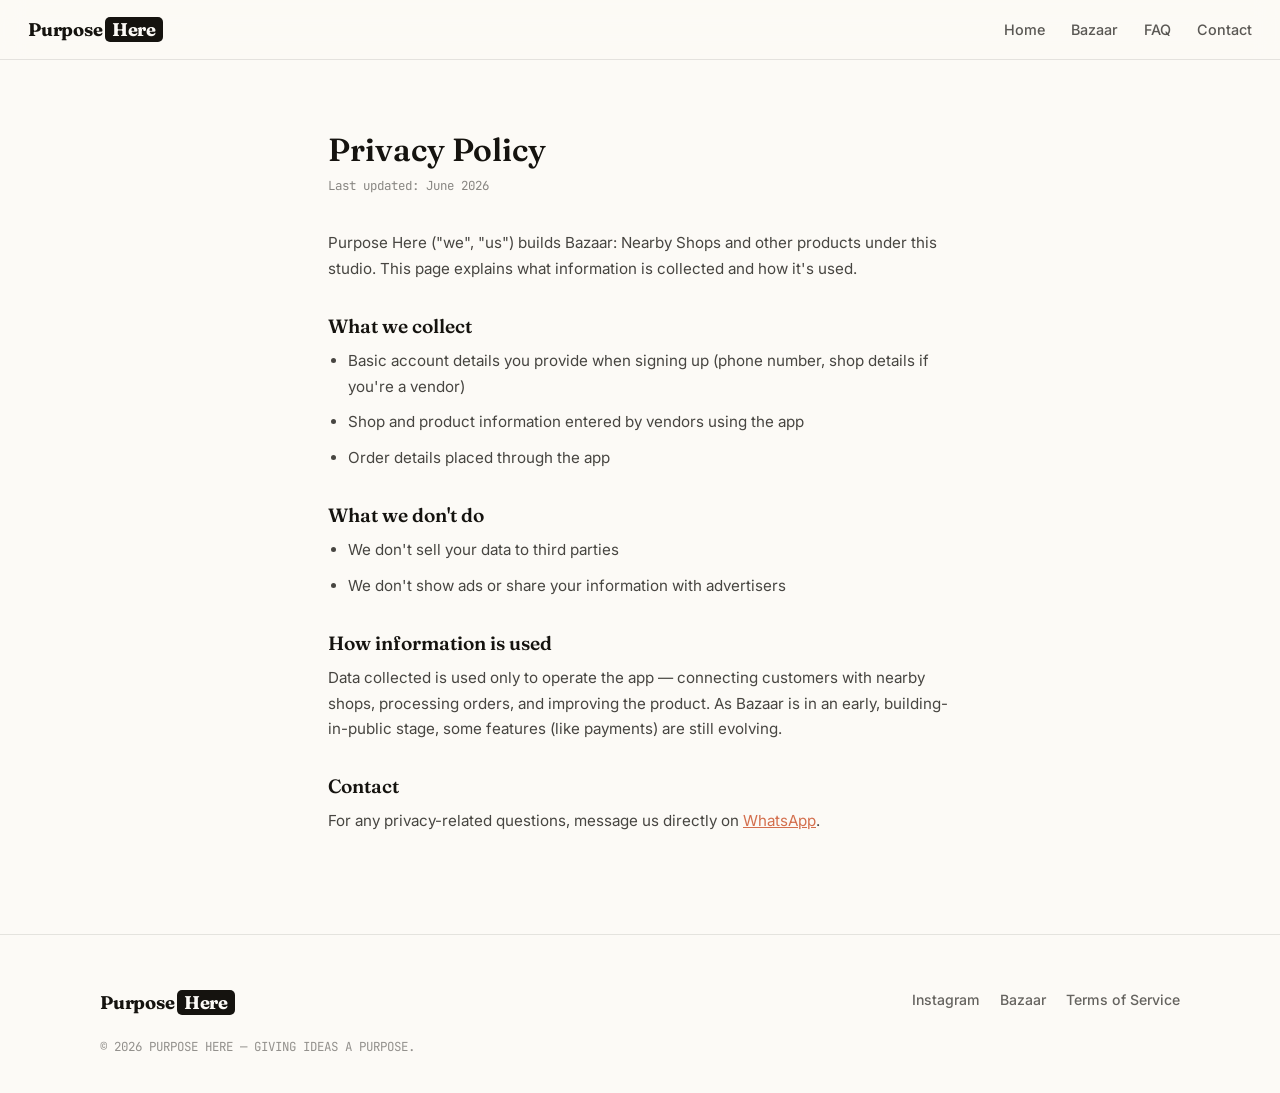
<file: privacy.html>
<!DOCTYPE html>
<html lang="en">
<head>
<meta charset="UTF-8">
<meta name="viewport" content="width=device-width, initial-scale=1.0">
<title>Privacy Policy — Purpose Here</title>
<link rel="icon" href="icon.png">
<link href="https://fonts.googleapis.com/css2?family=Fraunces:opsz,wght@9..144,400..900&family=Inter:wght@400;500;600;700&family=JetBrains+Mono:wght@400;500;600&display=swap" rel="stylesheet">
<link rel="stylesheet" href="styles.css">
<style>
  .legal{ max-width:680px; margin:0 auto; padding:130px 28px 90px; }
  .legal h1{ font-family:'Fraunces',serif; font-weight:600; font-size:2rem; margin-bottom:8px; }
  .legal .updated{ font-family:'JetBrains Mono',monospace; font-size:0.78rem; opacity:0.5; margin-bottom:36px; }
  .legal h2{ font-family:'Fraunces',serif; font-weight:600; font-size:1.2rem; margin-top:32px; margin-bottom:10px; }
  .legal p, .legal li{ font-size:0.95rem; line-height:1.7; opacity:0.78; margin-bottom:10px; }
  .legal ul{ padding-left:20px; }
</style>
</head>
<body>

<nav>
  <a href="index.html" class="ph-banner"><span class="p1">Purpose</span><span class="p2">Here</span></a>
  <div class="navlinks">
    <a href="index.html">Home</a>
    <a href="bazaar.html">Bazaar</a>
    <a href="index.html#faq">FAQ</a>
    <a href="index.html#contact">Contact</a>
  </div>
</nav>

<div class="legal">
  <h1>Privacy Policy</h1>
  <div class="updated">Last updated: June 2026</div>

  <p>Purpose Here ("we", "us") builds Bazaar: Nearby Shops and other products under this studio. This page explains what information is collected and how it's used.</p>

  <h2>What we collect</h2>
  <ul>
    <li>Basic account details you provide when signing up (phone number, shop details if you're a vendor)</li>
    <li>Shop and product information entered by vendors using the app</li>
    <li>Order details placed through the app</li>
  </ul>

  <h2>What we don't do</h2>
  <ul>
    <li>We don't sell your data to third parties</li>
    <li>We don't show ads or share your information with advertisers</li>
  </ul>

  <h2>How information is used</h2>
  <p>Data collected is used only to operate the app — connecting customers with nearby shops, processing orders, and improving the product. As Bazaar is in an early, building-in-public stage, some features (like payments) are still evolving.</p>

  <h2>Contact</h2>
  <p>For any privacy-related questions, message us directly on <a href="https://wa.me/919910377585" style="color:var(--orange-deep); text-decoration:underline;">WhatsApp</a>.</p>
</div>

<footer id="contact">
  <div class="foot-grid">
    <a href="index.html" class="ph-banner"><span class="p1">Purpose</span><span class="p2">Here</span></a>
    <div class="foot-links">
      <a href="https://instagram.com/sachintiwari_here">Instagram</a>
      <a href="bazaar.html">Bazaar</a>
      <a href="terms.html">Terms of Service</a>
    </div>
  </div>
  <div class="copyright">© 2026 PURPOSE HERE — GIVING IDEAS A PURPOSE.</div>
</footer>

<script src="main.js"></script>
</body>
</html>
</file>
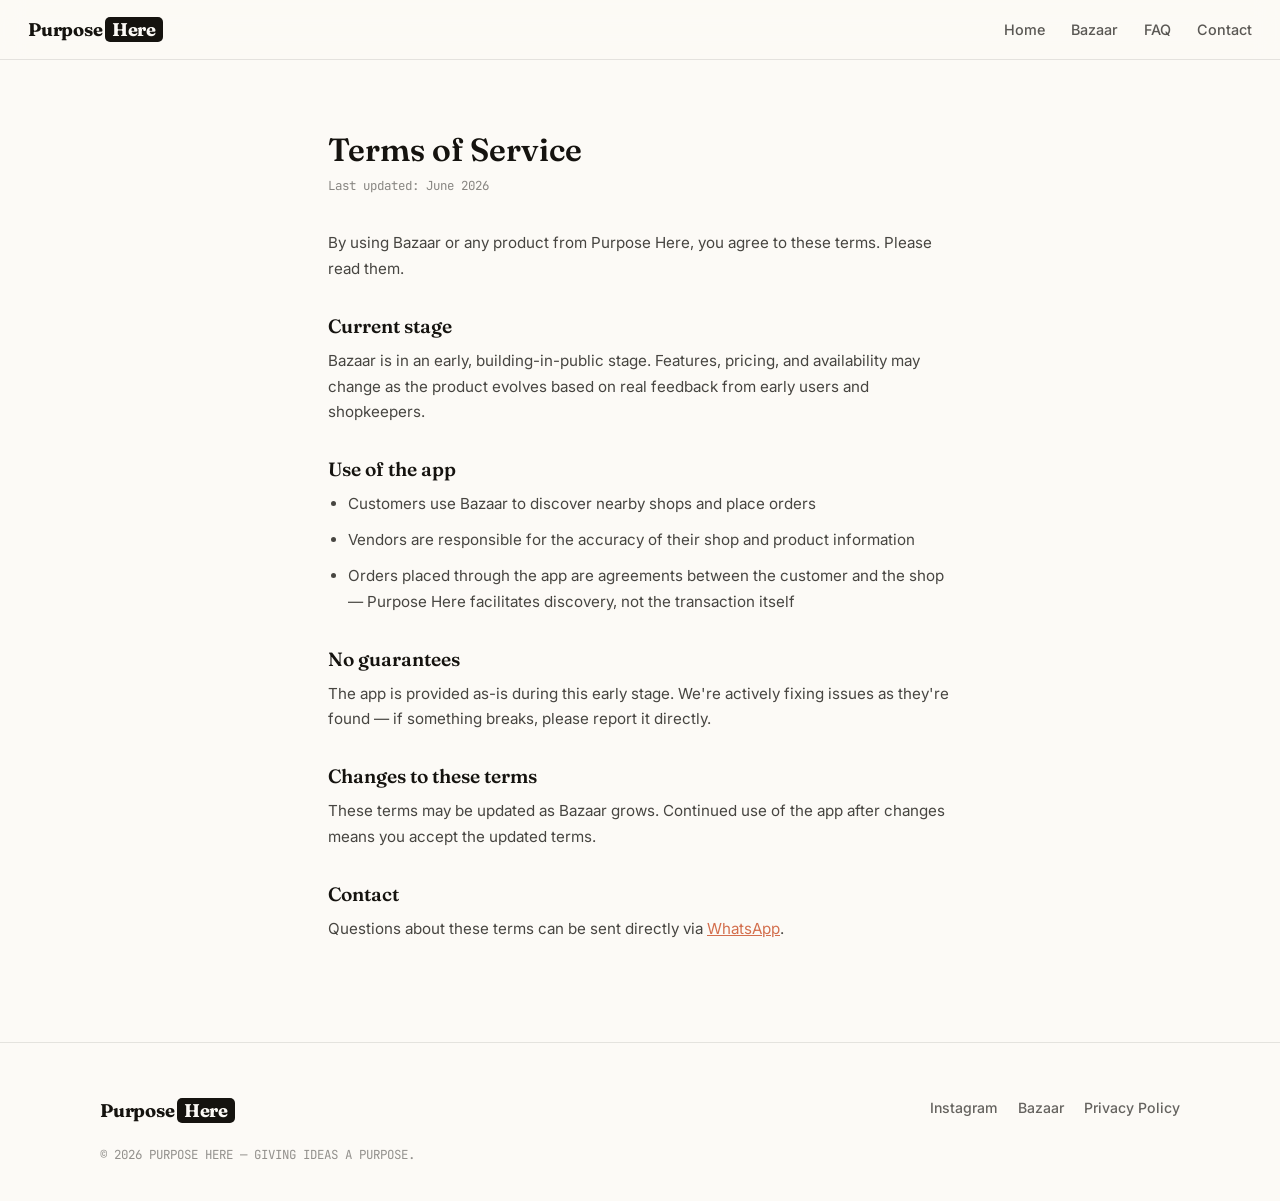
<file: terms.html>
<!DOCTYPE html>
<html lang="en">
<head>
<meta charset="UTF-8">
<meta name="viewport" content="width=device-width, initial-scale=1.0">
<title>Terms of Service — Purpose Here</title>
<link rel="icon" href="icon.png">
<link href="https://fonts.googleapis.com/css2?family=Fraunces:opsz,wght@9..144,400..900&family=Inter:wght@400;500;600;700&family=JetBrains+Mono:wght@400;500;600&display=swap" rel="stylesheet">
<link rel="stylesheet" href="styles.css">
<style>
  .legal{ max-width:680px; margin:0 auto; padding:130px 28px 90px; }
  .legal h1{ font-family:'Fraunces',serif; font-weight:600; font-size:2rem; margin-bottom:8px; }
  .legal .updated{ font-family:'JetBrains Mono',monospace; font-size:0.78rem; opacity:0.5; margin-bottom:36px; }
  .legal h2{ font-family:'Fraunces',serif; font-weight:600; font-size:1.2rem; margin-top:32px; margin-bottom:10px; }
  .legal p, .legal li{ font-size:0.95rem; line-height:1.7; opacity:0.78; margin-bottom:10px; }
  .legal ul{ padding-left:20px; }
</style>
</head>
<body>

<nav>
  <a href="index.html" class="ph-banner"><span class="p1">Purpose</span><span class="p2">Here</span></a>
  <div class="navlinks">
    <a href="index.html">Home</a>
    <a href="bazaar.html">Bazaar</a>
    <a href="index.html#faq">FAQ</a>
    <a href="index.html#contact">Contact</a>
  </div>
</nav>

<div class="legal">
  <h1>Terms of Service</h1>
  <div class="updated">Last updated: June 2026</div>

  <p>By using Bazaar or any product from Purpose Here, you agree to these terms. Please read them.</p>

  <h2>Current stage</h2>
  <p>Bazaar is in an early, building-in-public stage. Features, pricing, and availability may change as the product evolves based on real feedback from early users and shopkeepers.</p>

  <h2>Use of the app</h2>
  <ul>
    <li>Customers use Bazaar to discover nearby shops and place orders</li>
    <li>Vendors are responsible for the accuracy of their shop and product information</li>
    <li>Orders placed through the app are agreements between the customer and the shop — Purpose Here facilitates discovery, not the transaction itself</li>
  </ul>

  <h2>No guarantees</h2>
  <p>The app is provided as-is during this early stage. We're actively fixing issues as they're found — if something breaks, please report it directly.</p>

  <h2>Changes to these terms</h2>
  <p>These terms may be updated as Bazaar grows. Continued use of the app after changes means you accept the updated terms.</p>

  <h2>Contact</h2>
  <p>Questions about these terms can be sent directly via <a href="https://wa.me/919910377585" style="color:var(--orange-deep); text-decoration:underline;">WhatsApp</a>.</p>
</div>

<footer id="contact">
  <div class="foot-grid">
    <a href="index.html" class="ph-banner"><span class="p1">Purpose</span><span class="p2">Here</span></a>
    <div class="foot-links">
      <a href="https://instagram.com/sachintiwari_here">Instagram</a>
      <a href="bazaar.html">Bazaar</a>
      <a href="privacy.html">Privacy Policy</a>
    </div>
  </div>
  <div class="copyright">© 2026 PURPOSE HERE — GIVING IDEAS A PURPOSE.</div>
</footer>

<script src="main.js"></script>
</body>
</html>
</file>
<file: styles.css>
:root{
  --orange:#E85D2C;
  --orange-deep:#C8481E;
  --ink:#15130F;
  --paper:#FCFAF6;
  --charcoal:#221F1A;
  --gold:#FFB800;
  --line: rgba(21,19,15,0.10);
}
*{margin:0;padding:0;box-sizing:border-box;}
html{scroll-behavior:smooth;}
body{
  background:var(--paper);
  color:var(--ink);
  font-family:'Inter',sans-serif;
  overflow-x:hidden;
}
.mono{font-family:'JetBrains Mono',monospace; letter-spacing:0.04em;}
a{color:inherit; text-decoration:none;}
img{max-width:100%; display:block;}
::selection{ background:var(--orange); color:white; }

/* ---------- NAV ---------- */
nav{
  position:fixed; top:0; left:0; right:0; z-index:100;
  display:flex; justify-content:space-between; align-items:center;
  padding:18px 28px;
  background:rgba(252,250,246,0.9);
  backdrop-filter:blur(12px);
  border-bottom:1px solid var(--line);
}
.ph-banner{
  font-family:'Fraunces',serif; font-weight:700; font-size:1.15rem; letter-spacing:-0.01em;
}
.ph-banner .p1{ color:var(--ink); }
.ph-banner .p2{
  color:var(--paper); background:var(--ink); padding:1px 7px; border-radius:5px; margin-left:2px;
}
.navlinks{display:flex; gap:26px; font-size:0.9rem; font-weight:500;}
.navlinks a{opacity:0.7; transition:opacity .2s;}
.navlinks a:hover, .navlinks a.active{opacity:1;}
@media (max-width:680px){ .navlinks{gap:16px; font-size:0.82rem;} }

section{padding:96px 28px;}
.wrap{max-width:1080px; margin:0 auto;}
.label{
  font-family:'JetBrains Mono', monospace;
  font-size:0.74rem; font-weight:600; text-transform:uppercase;
  letter-spacing:0.1em; color:var(--orange-deep); margin-bottom:14px; display:block;
}
h2.title{
  font-family:'Fraunces', serif; font-weight:600;
  font-size:clamp(1.9rem, 4.2vw, 3rem); line-height:1.08; max-width:680px;
}

.btn{
  padding:13px 24px; border-radius:8px; font-weight:600; font-size:0.92rem;
  display:inline-flex; align-items:center; gap:8px;
  transition:transform .2s ease, box-shadow .2s ease;
}
.btn-primary{background:var(--ink); color:var(--paper);}
.btn-primary:hover{transform:translateY(-2px); box-shadow:0 10px 22px rgba(0,0,0,0.18);}
.btn-orange{background:var(--orange); color:white;}
.btn-orange:hover{transform:translateY(-2px); box-shadow:0 10px 24px rgba(232,93,44,0.35);}
.btn-ghost{border:1.5px solid var(--line); color:var(--ink);}
.btn-ghost:hover{border-color:var(--ink); transform:translateY(-2px);}

/* ---------- FAQ (shared) ---------- */
.faq-list{ margin-top:48px; border-top:1px solid var(--line); }
.faq-item{ border-bottom:1px solid var(--line); }
.faq-q{
  display:flex; justify-content:space-between; align-items:center;
  padding:22px 0; cursor:pointer; font-weight:600; font-size:1rem;
}
.faq-q .plus{ font-size:1.3rem; color:var(--orange-deep); transition:transform .25s; font-weight:400; flex-shrink:0; margin-left:16px; }
.faq-item.open .plus{ transform:rotate(45deg); }
.faq-a{ max-height:0; overflow:hidden; transition:max-height .3s ease; }
.faq-a p{ padding-bottom:20px; font-size:0.92rem; line-height:1.65; opacity:0.7; max-width:640px; }
.faq-item.open .faq-a{ max-height:240px; }

/* ---------- FOOTER (shared) ---------- */
footer{
  padding:56px 28px 38px; border-top:1px solid var(--line);
}
.foot-grid{ display:flex; justify-content:space-between; align-items:flex-start; flex-wrap:wrap; gap:24px; max-width:1080px; margin:0 auto; }
.foot-links{display:flex; gap:20px; font-size:0.88rem; font-weight:500; flex-wrap:wrap;}
.foot-links a{opacity:0.65; transition:opacity .2s;}
.foot-links a:hover{opacity:1; color:var(--orange-deep);}
.copyright{font-size:0.78rem; opacity:0.45; max-width:1080px; margin:24px auto 0; font-family:'JetBrains Mono',monospace;}

a:focus-visible, button:focus-visible{outline:2px solid var(--orange); outline-offset:3px;}
@media (prefers-reduced-motion: reduce){ *{transition:none !important;} }
</file>
